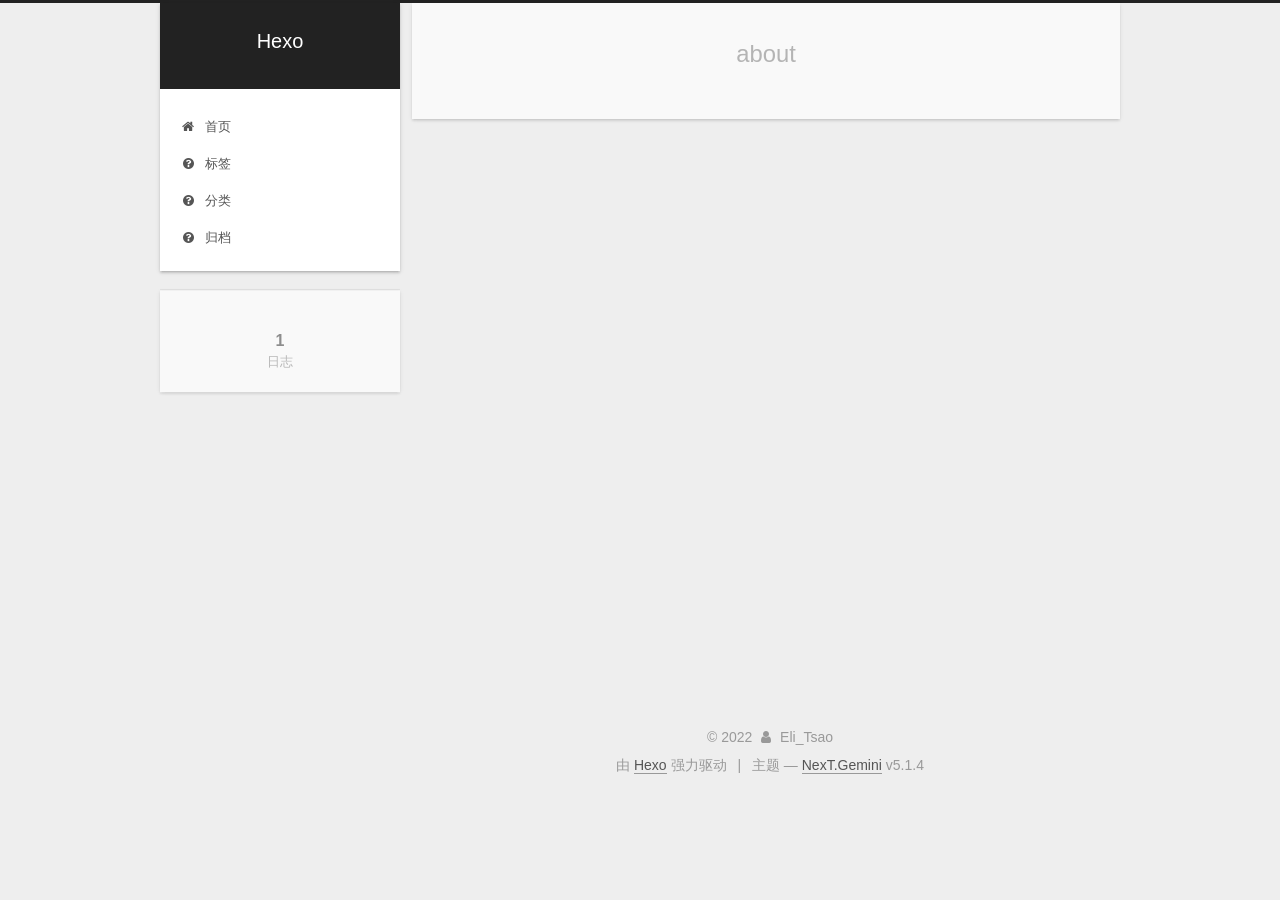
<file: about/index.html>
<!DOCTYPE html>



  


<html class="theme-next gemini use-motion" lang="zh-Hans">
<head>
  <meta charset="UTF-8"/>
<meta http-equiv="X-UA-Compatible" content="IE=edge" />
<meta name="viewport" content="width=device-width, initial-scale=1, maximum-scale=1"/>
<meta name="theme-color" content="#222">









<meta http-equiv="Cache-Control" content="no-transform" />
<meta http-equiv="Cache-Control" content="no-siteapp" />
















  
  
  <link href="/lib/fancybox/source/jquery.fancybox.css?v=2.1.5" rel="stylesheet" type="text/css" />







<link href="/lib/font-awesome/css/font-awesome.min.css?v=4.6.2" rel="stylesheet" type="text/css" />

<link href="/css/main.css?v=5.1.4" rel="stylesheet" type="text/css" />


  <link rel="apple-touch-icon" sizes="180x180" href="/images/apple-touch-icon-next.png?v=5.1.4">


  <link rel="icon" type="image/png" sizes="32x32" href="/images/favicon-32x32-next.png?v=5.1.4">


  <link rel="icon" type="image/png" sizes="16x16" href="/images/favicon-16x16-next.png?v=5.1.4">


  <link rel="mask-icon" href="/images/logo.svg?v=5.1.4" color="#222">





  <meta name="keywords" content="Hexo, NexT" />










<meta name="description" content="Eli的博客">
<meta property="og:type" content="website">
<meta property="og:title" content="about">
<meta property="og:url" content="http://example.com/about/index.html">
<meta property="og:site_name" content="Hexo">
<meta property="og:description" content="Eli的博客">
<meta property="og:locale">
<meta property="article:published_time" content="2022-04-26T13:49:20.000Z">
<meta property="article:modified_time" content="2022-04-26T13:50:15.772Z">
<meta property="article:author" content="Eli_Tsao">
<meta name="twitter:card" content="summary">



<script type="text/javascript" id="hexo.configurations">
  var NexT = window.NexT || {};
  var CONFIG = {
    root: '',
    scheme: 'Gemini',
    version: '5.1.4',
    sidebar: {"position":"left","display":"post","offset":12,"b2t":false,"scrollpercent":false,"onmobile":false},
    fancybox: true,
    tabs: true,
    motion: {"enable":true,"async":false,"transition":{"post_block":"fadeIn","post_header":"slideDownIn","post_body":"slideDownIn","coll_header":"slideLeftIn","sidebar":"slideUpIn"}},
    duoshuo: {
      userId: '0',
      author: '博主'
    },
    algolia: {
      applicationID: '',
      apiKey: '',
      indexName: '',
      hits: {"per_page":10},
      labels: {"input_placeholder":"Search for Posts","hits_empty":"We didn't find any results for the search: ${query}","hits_stats":"${hits} results found in ${time} ms"}
    }
  };
</script>



  <link rel="canonical" href="http://example.com/about/"/>





  <title>about | Hexo</title>
  








<meta name="generator" content="Hexo 6.1.0"></head>

<body itemscope itemtype="http://schema.org/WebPage" lang="zh-Hans">

  
  
    
  

  <div class="container sidebar-position-left page-post-detail">
    <div class="headband"></div>

    <header id="header" class="header" itemscope itemtype="http://schema.org/WPHeader">
      <div class="header-inner"><div class="site-brand-wrapper">
  <div class="site-meta ">
    

    <div class="custom-logo-site-title">
      <a href="/"  class="brand" rel="start">
        <span class="logo-line-before"><i></i></span>
        <span class="site-title">Hexo</span>
        <span class="logo-line-after"><i></i></span>
      </a>
    </div>
      
        <p class="site-subtitle"></p>
      
  </div>

  <div class="site-nav-toggle">
    <button>
      <span class="btn-bar"></span>
      <span class="btn-bar"></span>
      <span class="btn-bar"></span>
    </button>
  </div>
</div>

<nav class="site-nav">
  

  
    <ul id="menu" class="menu">
      
        
        <li class="menu-item menu-item-home">
          <a href="/%20" rel="section">
            
              <i class="menu-item-icon fa fa-fw fa-home"></i> <br />
            
            首页
          </a>
        </li>
      
        
        <li class="menu-item menu-item-tags">
          <a href="/tags" rel="section">
            
              <i class="menu-item-icon fa fa-fw fa-question-circle"></i> <br />
            
            标签
          </a>
        </li>
      
        
        <li class="menu-item menu-item-categories">
          <a href="/categories" rel="section">
            
              <i class="menu-item-icon fa fa-fw fa-question-circle"></i> <br />
            
            分类
          </a>
        </li>
      
        
        <li class="menu-item menu-item-archives">
          <a href="/archives" rel="section">
            
              <i class="menu-item-icon fa fa-fw fa-question-circle"></i> <br />
            
            归档
          </a>
        </li>
      

      
    </ul>
  

  
</nav>



 </div>
    </header>

    <main id="main" class="main">
      <div class="main-inner">
        <div class="content-wrap">
          <div id="content" class="content">
            

  <div id="posts" class="posts-expand">
    
    
    
    <div class="post-block page">
      <header class="post-header">

	<h1 class="post-title" itemprop="name headline">about</h1>



</header>

      
      
      
      <div class="post-body">
        
        
          
        
      </div>
      
      
      
    </div>
    
    
    
  </div>


          </div>
          


          

  



        </div>
        
          
  
  <div class="sidebar-toggle">
    <div class="sidebar-toggle-line-wrap">
      <span class="sidebar-toggle-line sidebar-toggle-line-first"></span>
      <span class="sidebar-toggle-line sidebar-toggle-line-middle"></span>
      <span class="sidebar-toggle-line sidebar-toggle-line-last"></span>
    </div>
  </div>

  <aside id="sidebar" class="sidebar">
    
    <div class="sidebar-inner">

      

      

      <section class="site-overview-wrap sidebar-panel sidebar-panel-active">
        <div class="site-overview">
          <div class="site-author motion-element" itemprop="author" itemscope itemtype="http://schema.org/Person">
            
              <p class="site-author-name" itemprop="name"></p>
              <p class="site-description motion-element" itemprop="description"></p>
          </div>

          <nav class="site-state motion-element">

            
              <div class="site-state-item site-state-posts">
              
                <a href="/archives">
              
                  <span class="site-state-item-count">1</span>
                  <span class="site-state-item-name">日志</span>
                </a>
              </div>
            

            

            

          </nav>

          

          

          
          

          
          

          

        </div>
      </section>

      

      

    </div>
  </aside>


        
      </div>
    </main>

    <footer id="footer" class="footer">
      <div class="footer-inner">
        <div class="copyright">&copy; <span itemprop="copyrightYear">2022</span>
  <span class="with-love">
    <i class="fa fa-user"></i>
  </span>
  <span class="author" itemprop="copyrightHolder">Eli_Tsao</span>

  
</div>


  <div class="powered-by">由 <a class="theme-link" target="_blank" href="https://hexo.io">Hexo</a> 强力驱动</div>



  <span class="post-meta-divider">|</span>



  <div class="theme-info">主题 &mdash; <a class="theme-link" target="_blank" href="https://github.com/iissnan/hexo-theme-next">NexT.Gemini</a> v5.1.4</div>




        







        
      </div>
    </footer>

    
      <div class="back-to-top">
        <i class="fa fa-arrow-up"></i>
        
      </div>
    

    

  </div>

  

<script type="text/javascript">
  if (Object.prototype.toString.call(window.Promise) !== '[object Function]') {
    window.Promise = null;
  }
</script>









  












  
  
    <script type="text/javascript" src="/lib/jquery/index.js?v=2.1.3"></script>
  

  
  
    <script type="text/javascript" src="/lib/fastclick/lib/fastclick.min.js?v=1.0.6"></script>
  

  
  
    <script type="text/javascript" src="/lib/jquery_lazyload/jquery.lazyload.js?v=1.9.7"></script>
  

  
  
    <script type="text/javascript" src="/lib/velocity/velocity.min.js?v=1.2.1"></script>
  

  
  
    <script type="text/javascript" src="/lib/velocity/velocity.ui.min.js?v=1.2.1"></script>
  

  
  
    <script type="text/javascript" src="/lib/fancybox/source/jquery.fancybox.pack.js?v=2.1.5"></script>
  


  


  <script type="text/javascript" src="/js/src/utils.js?v=5.1.4"></script>

  <script type="text/javascript" src="/js/src/motion.js?v=5.1.4"></script>



  
  


  <script type="text/javascript" src="/js/src/affix.js?v=5.1.4"></script>

  <script type="text/javascript" src="/js/src/schemes/pisces.js?v=5.1.4"></script>



  
  <script type="text/javascript" src="/js/src/scrollspy.js?v=5.1.4"></script>
<script type="text/javascript" src="/js/src/post-details.js?v=5.1.4"></script>



  


  <script type="text/javascript" src="/js/src/bootstrap.js?v=5.1.4"></script>



  


  




	





  





  












  





  

  

  

  
  

  

  

  

</body>
</html>
</file>
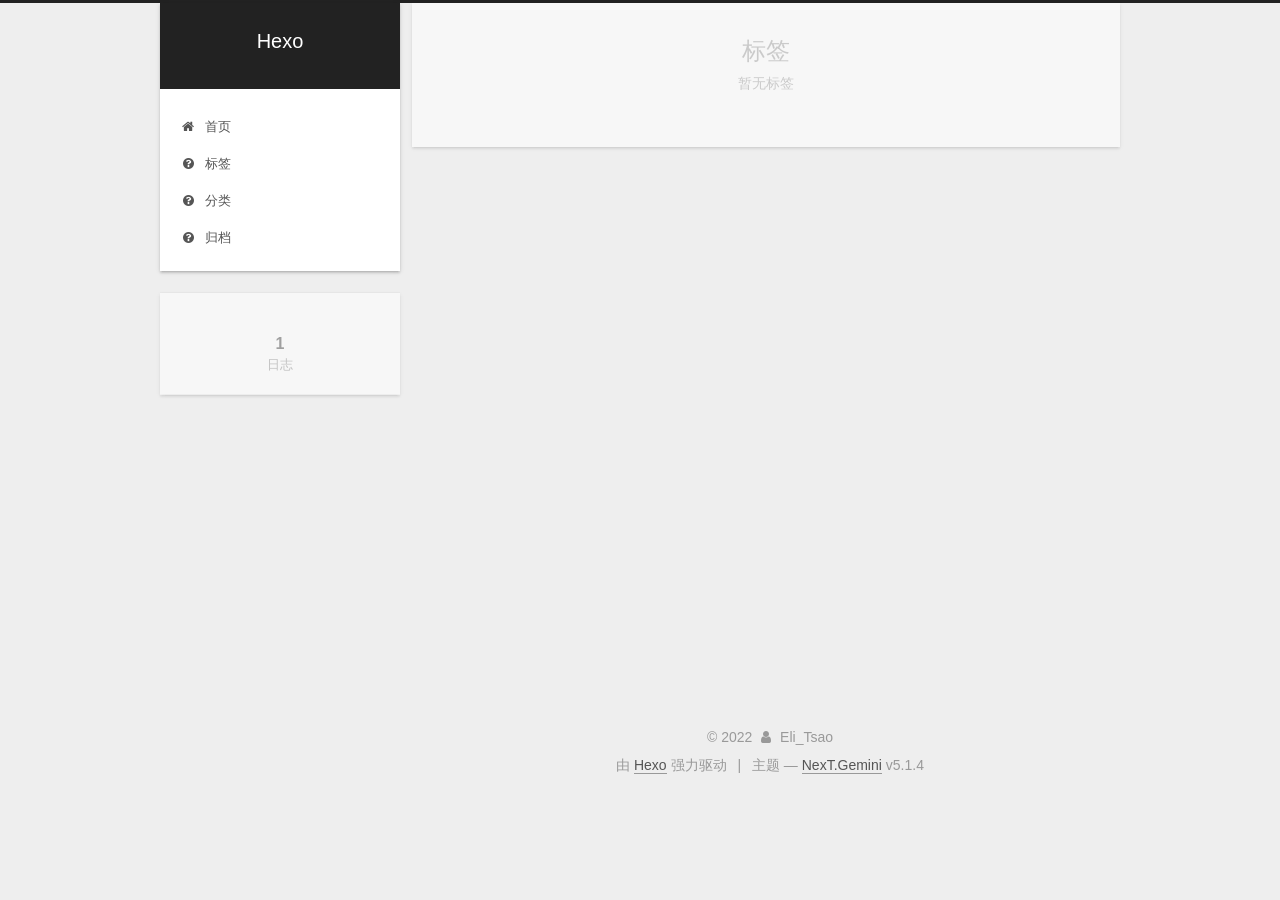
<file: tags/index.html>
<!DOCTYPE html>



  


<html class="theme-next gemini use-motion" lang="zh-Hans">
<head>
  <meta charset="UTF-8"/>
<meta http-equiv="X-UA-Compatible" content="IE=edge" />
<meta name="viewport" content="width=device-width, initial-scale=1, maximum-scale=1"/>
<meta name="theme-color" content="#222">









<meta http-equiv="Cache-Control" content="no-transform" />
<meta http-equiv="Cache-Control" content="no-siteapp" />
















  
  
  <link href="/lib/fancybox/source/jquery.fancybox.css?v=2.1.5" rel="stylesheet" type="text/css" />







<link href="/lib/font-awesome/css/font-awesome.min.css?v=4.6.2" rel="stylesheet" type="text/css" />

<link href="/css/main.css?v=5.1.4" rel="stylesheet" type="text/css" />


  <link rel="apple-touch-icon" sizes="180x180" href="/images/apple-touch-icon-next.png?v=5.1.4">


  <link rel="icon" type="image/png" sizes="32x32" href="/images/favicon-32x32-next.png?v=5.1.4">


  <link rel="icon" type="image/png" sizes="16x16" href="/images/favicon-16x16-next.png?v=5.1.4">


  <link rel="mask-icon" href="/images/logo.svg?v=5.1.4" color="#222">





  <meta name="keywords" content="Hexo, NexT" />










<meta name="description" content="Eli的博客">
<meta property="og:type" content="website">
<meta property="og:title" content="标签">
<meta property="og:url" content="http://example.com/tags/index.html">
<meta property="og:site_name" content="Hexo">
<meta property="og:description" content="Eli的博客">
<meta property="og:locale">
<meta property="article:published_time" content="2022-04-27T11:27:15.000Z">
<meta property="article:modified_time" content="2022-04-27T11:58:23.410Z">
<meta property="article:author" content="Eli_Tsao">
<meta name="twitter:card" content="summary">



<script type="text/javascript" id="hexo.configurations">
  var NexT = window.NexT || {};
  var CONFIG = {
    root: '',
    scheme: 'Gemini',
    version: '5.1.4',
    sidebar: {"position":"left","display":"post","offset":12,"b2t":false,"scrollpercent":false,"onmobile":false},
    fancybox: true,
    tabs: true,
    motion: {"enable":true,"async":false,"transition":{"post_block":"fadeIn","post_header":"slideDownIn","post_body":"slideDownIn","coll_header":"slideLeftIn","sidebar":"slideUpIn"}},
    duoshuo: {
      userId: '0',
      author: '博主'
    },
    algolia: {
      applicationID: '',
      apiKey: '',
      indexName: '',
      hits: {"per_page":10},
      labels: {"input_placeholder":"Search for Posts","hits_empty":"We didn't find any results for the search: ${query}","hits_stats":"${hits} results found in ${time} ms"}
    }
  };
</script>



  <link rel="canonical" href="http://example.com/tags/"/>





  <title>标签 | Hexo</title>
  








<meta name="generator" content="Hexo 6.1.0"></head>

<body itemscope itemtype="http://schema.org/WebPage" lang="zh-Hans">

  
  
    
  

  <div class="container sidebar-position-left page-post-detail">
    <div class="headband"></div>

    <header id="header" class="header" itemscope itemtype="http://schema.org/WPHeader">
      <div class="header-inner"><div class="site-brand-wrapper">
  <div class="site-meta ">
    

    <div class="custom-logo-site-title">
      <a href="/"  class="brand" rel="start">
        <span class="logo-line-before"><i></i></span>
        <span class="site-title">Hexo</span>
        <span class="logo-line-after"><i></i></span>
      </a>
    </div>
      
        <p class="site-subtitle"></p>
      
  </div>

  <div class="site-nav-toggle">
    <button>
      <span class="btn-bar"></span>
      <span class="btn-bar"></span>
      <span class="btn-bar"></span>
    </button>
  </div>
</div>

<nav class="site-nav">
  

  
    <ul id="menu" class="menu">
      
        
        <li class="menu-item menu-item-home">
          <a href="/%20" rel="section">
            
              <i class="menu-item-icon fa fa-fw fa-home"></i> <br />
            
            首页
          </a>
        </li>
      
        
        <li class="menu-item menu-item-tags">
          <a href="/tags" rel="section">
            
              <i class="menu-item-icon fa fa-fw fa-question-circle"></i> <br />
            
            标签
          </a>
        </li>
      
        
        <li class="menu-item menu-item-categories">
          <a href="/categories" rel="section">
            
              <i class="menu-item-icon fa fa-fw fa-question-circle"></i> <br />
            
            分类
          </a>
        </li>
      
        
        <li class="menu-item menu-item-archives">
          <a href="/archives" rel="section">
            
              <i class="menu-item-icon fa fa-fw fa-question-circle"></i> <br />
            
            归档
          </a>
        </li>
      

      
    </ul>
  

  
</nav>



 </div>
    </header>

    <main id="main" class="main">
      <div class="main-inner">
        <div class="content-wrap">
          <div id="content" class="content">
            

  <div id="posts" class="posts-expand">
    
    
    
    <div class="post-block page">
      <header class="post-header">

	<h1 class="post-title" itemprop="name headline">标签</h1>



</header>

      
      
      
      <div class="post-body">
        
        
          <div class="tag-cloud">
            <div class="tag-cloud-title">
                暂无标签
            </div>
            <div class="tag-cloud-tags">
              
            </div>
          </div>
        
      </div>
      
      
      
    </div>
    
    
    
  </div>


          </div>
          


          

  



        </div>
        
          
  
  <div class="sidebar-toggle">
    <div class="sidebar-toggle-line-wrap">
      <span class="sidebar-toggle-line sidebar-toggle-line-first"></span>
      <span class="sidebar-toggle-line sidebar-toggle-line-middle"></span>
      <span class="sidebar-toggle-line sidebar-toggle-line-last"></span>
    </div>
  </div>

  <aside id="sidebar" class="sidebar">
    
    <div class="sidebar-inner">

      

      

      <section class="site-overview-wrap sidebar-panel sidebar-panel-active">
        <div class="site-overview">
          <div class="site-author motion-element" itemprop="author" itemscope itemtype="http://schema.org/Person">
            
              <p class="site-author-name" itemprop="name"></p>
              <p class="site-description motion-element" itemprop="description"></p>
          </div>

          <nav class="site-state motion-element">

            
              <div class="site-state-item site-state-posts">
              
                <a href="/archives">
              
                  <span class="site-state-item-count">1</span>
                  <span class="site-state-item-name">日志</span>
                </a>
              </div>
            

            

            

          </nav>

          

          

          
          

          
          

          

        </div>
      </section>

      

      

    </div>
  </aside>


        
      </div>
    </main>

    <footer id="footer" class="footer">
      <div class="footer-inner">
        <div class="copyright">&copy; <span itemprop="copyrightYear">2022</span>
  <span class="with-love">
    <i class="fa fa-user"></i>
  </span>
  <span class="author" itemprop="copyrightHolder">Eli_Tsao</span>

  
</div>


  <div class="powered-by">由 <a class="theme-link" target="_blank" href="https://hexo.io">Hexo</a> 强力驱动</div>



  <span class="post-meta-divider">|</span>



  <div class="theme-info">主题 &mdash; <a class="theme-link" target="_blank" href="https://github.com/iissnan/hexo-theme-next">NexT.Gemini</a> v5.1.4</div>




        







        
      </div>
    </footer>

    
      <div class="back-to-top">
        <i class="fa fa-arrow-up"></i>
        
      </div>
    

    

  </div>

  

<script type="text/javascript">
  if (Object.prototype.toString.call(window.Promise) !== '[object Function]') {
    window.Promise = null;
  }
</script>









  












  
  
    <script type="text/javascript" src="/lib/jquery/index.js?v=2.1.3"></script>
  

  
  
    <script type="text/javascript" src="/lib/fastclick/lib/fastclick.min.js?v=1.0.6"></script>
  

  
  
    <script type="text/javascript" src="/lib/jquery_lazyload/jquery.lazyload.js?v=1.9.7"></script>
  

  
  
    <script type="text/javascript" src="/lib/velocity/velocity.min.js?v=1.2.1"></script>
  

  
  
    <script type="text/javascript" src="/lib/velocity/velocity.ui.min.js?v=1.2.1"></script>
  

  
  
    <script type="text/javascript" src="/lib/fancybox/source/jquery.fancybox.pack.js?v=2.1.5"></script>
  


  


  <script type="text/javascript" src="/js/src/utils.js?v=5.1.4"></script>

  <script type="text/javascript" src="/js/src/motion.js?v=5.1.4"></script>



  
  


  <script type="text/javascript" src="/js/src/affix.js?v=5.1.4"></script>

  <script type="text/javascript" src="/js/src/schemes/pisces.js?v=5.1.4"></script>



  
  <script type="text/javascript" src="/js/src/scrollspy.js?v=5.1.4"></script>
<script type="text/javascript" src="/js/src/post-details.js?v=5.1.4"></script>



  


  <script type="text/javascript" src="/js/src/bootstrap.js?v=5.1.4"></script>



  


  




	





  





  












  





  

  

  

  
  

  

  

  

</body>
</html>
</file>
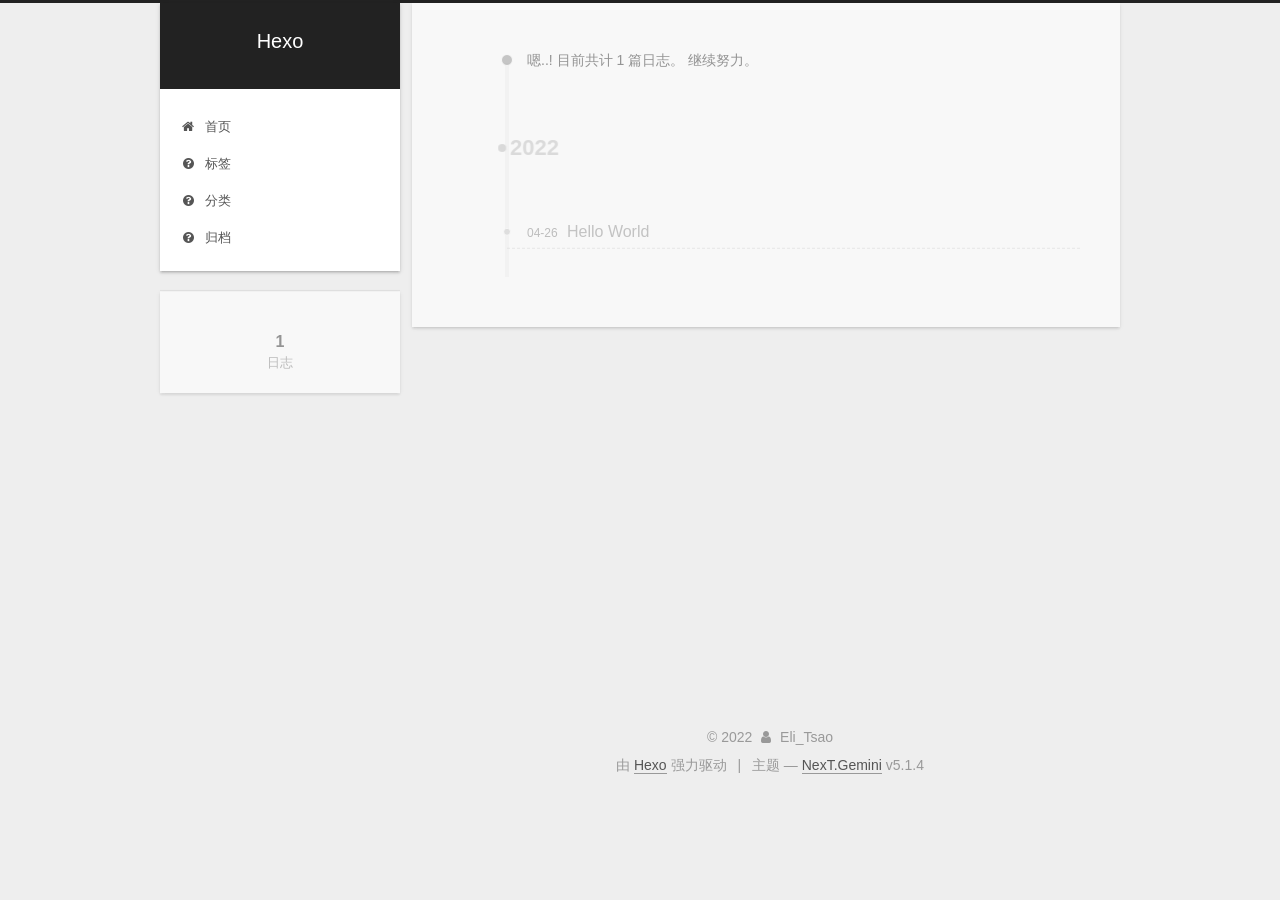
<file: archives/2022/index.html>
<!DOCTYPE html>



  


<html class="theme-next gemini use-motion" lang="zh-Hans">
<head>
  <meta charset="UTF-8"/>
<meta http-equiv="X-UA-Compatible" content="IE=edge" />
<meta name="viewport" content="width=device-width, initial-scale=1, maximum-scale=1"/>
<meta name="theme-color" content="#222">









<meta http-equiv="Cache-Control" content="no-transform" />
<meta http-equiv="Cache-Control" content="no-siteapp" />
















  
  
  <link href="/lib/fancybox/source/jquery.fancybox.css?v=2.1.5" rel="stylesheet" type="text/css" />







<link href="/lib/font-awesome/css/font-awesome.min.css?v=4.6.2" rel="stylesheet" type="text/css" />

<link href="/css/main.css?v=5.1.4" rel="stylesheet" type="text/css" />


  <link rel="apple-touch-icon" sizes="180x180" href="/images/apple-touch-icon-next.png?v=5.1.4">


  <link rel="icon" type="image/png" sizes="32x32" href="/images/favicon-32x32-next.png?v=5.1.4">


  <link rel="icon" type="image/png" sizes="16x16" href="/images/favicon-16x16-next.png?v=5.1.4">


  <link rel="mask-icon" href="/images/logo.svg?v=5.1.4" color="#222">





  <meta name="keywords" content="Hexo, NexT" />










<meta name="description" content="Eli的博客">
<meta property="og:type" content="website">
<meta property="og:title" content="Hexo">
<meta property="og:url" content="http://example.com/archives/2022/index.html">
<meta property="og:site_name" content="Hexo">
<meta property="og:description" content="Eli的博客">
<meta property="og:locale">
<meta property="article:author" content="Eli_Tsao">
<meta name="twitter:card" content="summary">



<script type="text/javascript" id="hexo.configurations">
  var NexT = window.NexT || {};
  var CONFIG = {
    root: '',
    scheme: 'Gemini',
    version: '5.1.4',
    sidebar: {"position":"left","display":"post","offset":12,"b2t":false,"scrollpercent":false,"onmobile":false},
    fancybox: true,
    tabs: true,
    motion: {"enable":true,"async":false,"transition":{"post_block":"fadeIn","post_header":"slideDownIn","post_body":"slideDownIn","coll_header":"slideLeftIn","sidebar":"slideUpIn"}},
    duoshuo: {
      userId: '0',
      author: '博主'
    },
    algolia: {
      applicationID: '',
      apiKey: '',
      indexName: '',
      hits: {"per_page":10},
      labels: {"input_placeholder":"Search for Posts","hits_empty":"We didn't find any results for the search: ${query}","hits_stats":"${hits} results found in ${time} ms"}
    }
  };
</script>



  <link rel="canonical" href="http://example.com/archives/2022/"/>





  <title>归档 | Hexo</title>
  








<meta name="generator" content="Hexo 6.1.0"></head>

<body itemscope itemtype="http://schema.org/WebPage" lang="zh-Hans">

  
  
    
  

  <div class="container sidebar-position-left page-archive">
    <div class="headband"></div>

    <header id="header" class="header" itemscope itemtype="http://schema.org/WPHeader">
      <div class="header-inner"><div class="site-brand-wrapper">
  <div class="site-meta ">
    

    <div class="custom-logo-site-title">
      <a href="/"  class="brand" rel="start">
        <span class="logo-line-before"><i></i></span>
        <span class="site-title">Hexo</span>
        <span class="logo-line-after"><i></i></span>
      </a>
    </div>
      
        <p class="site-subtitle"></p>
      
  </div>

  <div class="site-nav-toggle">
    <button>
      <span class="btn-bar"></span>
      <span class="btn-bar"></span>
      <span class="btn-bar"></span>
    </button>
  </div>
</div>

<nav class="site-nav">
  

  
    <ul id="menu" class="menu">
      
        
        <li class="menu-item menu-item-home">
          <a href="/%20" rel="section">
            
              <i class="menu-item-icon fa fa-fw fa-home"></i> <br />
            
            首页
          </a>
        </li>
      
        
        <li class="menu-item menu-item-tags">
          <a href="/tags" rel="section">
            
              <i class="menu-item-icon fa fa-fw fa-question-circle"></i> <br />
            
            标签
          </a>
        </li>
      
        
        <li class="menu-item menu-item-categories">
          <a href="/categories" rel="section">
            
              <i class="menu-item-icon fa fa-fw fa-question-circle"></i> <br />
            
            分类
          </a>
        </li>
      
        
        <li class="menu-item menu-item-archives">
          <a href="/archives" rel="section">
            
              <i class="menu-item-icon fa fa-fw fa-question-circle"></i> <br />
            
            归档
          </a>
        </li>
      

      
    </ul>
  

  
</nav>



 </div>
    </header>

    <main id="main" class="main">
      <div class="main-inner">
        <div class="content-wrap">
          <div id="content" class="content">
            

  
  
  
  <div class="post-block archive">
    <div id="posts" class="posts-collapse">
      <span class="archive-move-on"></span>

      <span class="archive-page-counter">
        
        
        
          
        
        嗯..! 目前共计 1 篇日志。 继续努力。
      </span>

      

        
        
        

        
          
          <div class="collection-title">
            <h1 class="archive-year" id="archive-year-2022">2022</h1>
          </div>
        
        

        

  <article class="post post-type-normal" itemscope itemtype="http://schema.org/Article">
    <header class="post-header">

      <h2 class="post-title">
        
            <a class="post-title-link" href="/2022/04/26/hello-world/" itemprop="url">
              
                <span itemprop="name">Hello World</span>
              
            </a>
        
      </h2>

      <div class="post-meta">
        <time class="post-time" itemprop="dateCreated"
              datetime="2022-04-26T21:24:01+08:00"
              content="2022-04-26" >
          04-26
        </time>
      </div>

    </header>
  </article>



      

    </div>
  </div>
  
  
  

  



          </div>
          


          

        </div>
        
          
  
  <div class="sidebar-toggle">
    <div class="sidebar-toggle-line-wrap">
      <span class="sidebar-toggle-line sidebar-toggle-line-first"></span>
      <span class="sidebar-toggle-line sidebar-toggle-line-middle"></span>
      <span class="sidebar-toggle-line sidebar-toggle-line-last"></span>
    </div>
  </div>

  <aside id="sidebar" class="sidebar">
    
    <div class="sidebar-inner">

      

      

      <section class="site-overview-wrap sidebar-panel sidebar-panel-active">
        <div class="site-overview">
          <div class="site-author motion-element" itemprop="author" itemscope itemtype="http://schema.org/Person">
            
              <p class="site-author-name" itemprop="name"></p>
              <p class="site-description motion-element" itemprop="description"></p>
          </div>

          <nav class="site-state motion-element">

            
              <div class="site-state-item site-state-posts">
              
                <a href="/archives">
              
                  <span class="site-state-item-count">1</span>
                  <span class="site-state-item-name">日志</span>
                </a>
              </div>
            

            

            

          </nav>

          

          

          
          

          
          

          

        </div>
      </section>

      

      

    </div>
  </aside>


        
      </div>
    </main>

    <footer id="footer" class="footer">
      <div class="footer-inner">
        <div class="copyright">&copy; <span itemprop="copyrightYear">2022</span>
  <span class="with-love">
    <i class="fa fa-user"></i>
  </span>
  <span class="author" itemprop="copyrightHolder">Eli_Tsao</span>

  
</div>


  <div class="powered-by">由 <a class="theme-link" target="_blank" href="https://hexo.io">Hexo</a> 强力驱动</div>



  <span class="post-meta-divider">|</span>



  <div class="theme-info">主题 &mdash; <a class="theme-link" target="_blank" href="https://github.com/iissnan/hexo-theme-next">NexT.Gemini</a> v5.1.4</div>




        







        
      </div>
    </footer>

    
      <div class="back-to-top">
        <i class="fa fa-arrow-up"></i>
        
      </div>
    

    

  </div>

  

<script type="text/javascript">
  if (Object.prototype.toString.call(window.Promise) !== '[object Function]') {
    window.Promise = null;
  }
</script>









  












  
  
    <script type="text/javascript" src="/lib/jquery/index.js?v=2.1.3"></script>
  

  
  
    <script type="text/javascript" src="/lib/fastclick/lib/fastclick.min.js?v=1.0.6"></script>
  

  
  
    <script type="text/javascript" src="/lib/jquery_lazyload/jquery.lazyload.js?v=1.9.7"></script>
  

  
  
    <script type="text/javascript" src="/lib/velocity/velocity.min.js?v=1.2.1"></script>
  

  
  
    <script type="text/javascript" src="/lib/velocity/velocity.ui.min.js?v=1.2.1"></script>
  

  
  
    <script type="text/javascript" src="/lib/fancybox/source/jquery.fancybox.pack.js?v=2.1.5"></script>
  


  


  <script type="text/javascript" src="/js/src/utils.js?v=5.1.4"></script>

  <script type="text/javascript" src="/js/src/motion.js?v=5.1.4"></script>



  
  


  <script type="text/javascript" src="/js/src/affix.js?v=5.1.4"></script>

  <script type="text/javascript" src="/js/src/schemes/pisces.js?v=5.1.4"></script>



  

  


  <script type="text/javascript" src="/js/src/bootstrap.js?v=5.1.4"></script>



  


  




	





  





  












  





  

  

  

  
  

  

  

  

</body>
</html>
</file>
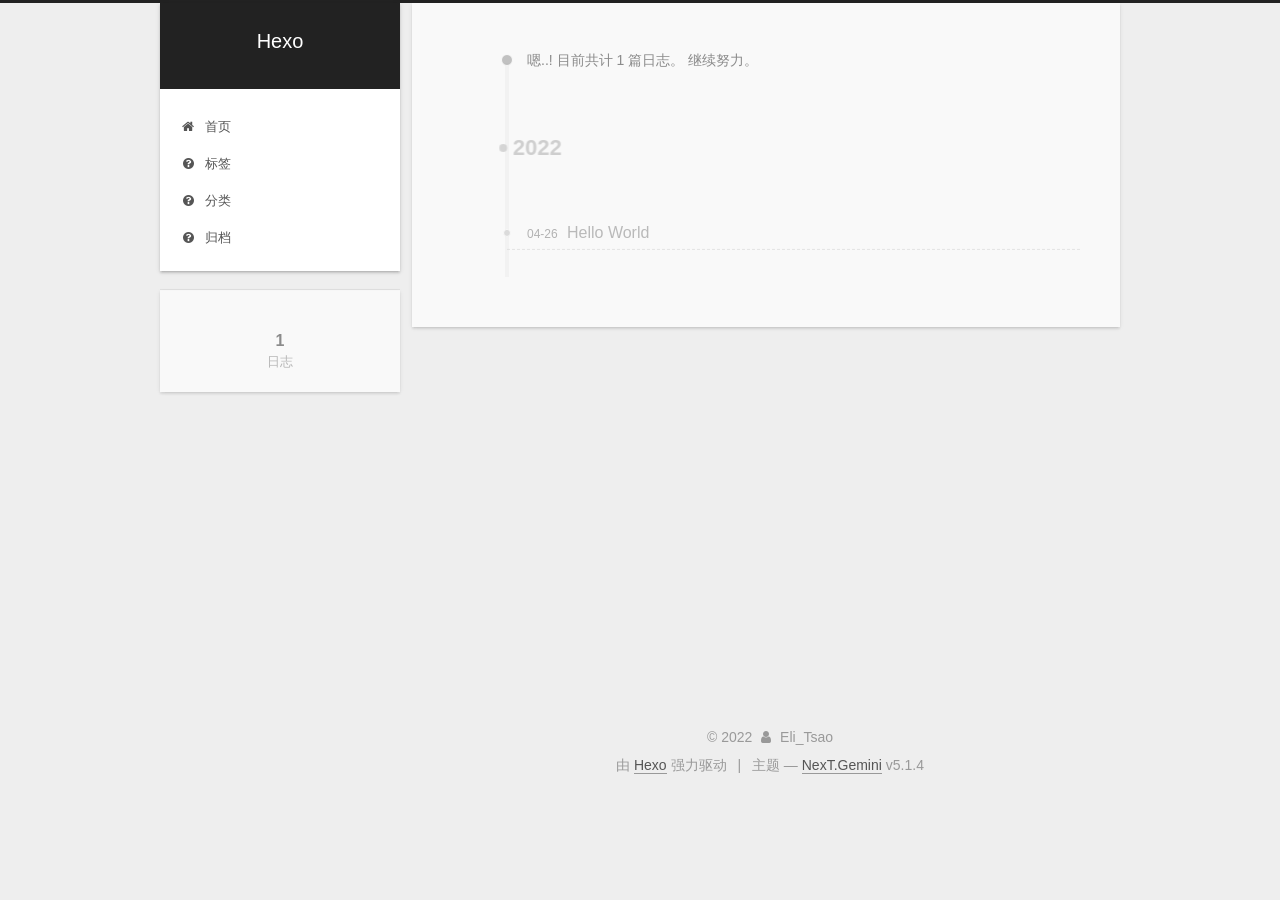
<file: archives/2022/04/index.html>
<!DOCTYPE html>



  


<html class="theme-next gemini use-motion" lang="zh-Hans">
<head>
  <meta charset="UTF-8"/>
<meta http-equiv="X-UA-Compatible" content="IE=edge" />
<meta name="viewport" content="width=device-width, initial-scale=1, maximum-scale=1"/>
<meta name="theme-color" content="#222">









<meta http-equiv="Cache-Control" content="no-transform" />
<meta http-equiv="Cache-Control" content="no-siteapp" />
















  
  
  <link href="/lib/fancybox/source/jquery.fancybox.css?v=2.1.5" rel="stylesheet" type="text/css" />







<link href="/lib/font-awesome/css/font-awesome.min.css?v=4.6.2" rel="stylesheet" type="text/css" />

<link href="/css/main.css?v=5.1.4" rel="stylesheet" type="text/css" />


  <link rel="apple-touch-icon" sizes="180x180" href="/images/apple-touch-icon-next.png?v=5.1.4">


  <link rel="icon" type="image/png" sizes="32x32" href="/images/favicon-32x32-next.png?v=5.1.4">


  <link rel="icon" type="image/png" sizes="16x16" href="/images/favicon-16x16-next.png?v=5.1.4">


  <link rel="mask-icon" href="/images/logo.svg?v=5.1.4" color="#222">





  <meta name="keywords" content="Hexo, NexT" />










<meta name="description" content="Eli的博客">
<meta property="og:type" content="website">
<meta property="og:title" content="Hexo">
<meta property="og:url" content="http://example.com/archives/2022/04/index.html">
<meta property="og:site_name" content="Hexo">
<meta property="og:description" content="Eli的博客">
<meta property="og:locale">
<meta property="article:author" content="Eli_Tsao">
<meta name="twitter:card" content="summary">



<script type="text/javascript" id="hexo.configurations">
  var NexT = window.NexT || {};
  var CONFIG = {
    root: '',
    scheme: 'Gemini',
    version: '5.1.4',
    sidebar: {"position":"left","display":"post","offset":12,"b2t":false,"scrollpercent":false,"onmobile":false},
    fancybox: true,
    tabs: true,
    motion: {"enable":true,"async":false,"transition":{"post_block":"fadeIn","post_header":"slideDownIn","post_body":"slideDownIn","coll_header":"slideLeftIn","sidebar":"slideUpIn"}},
    duoshuo: {
      userId: '0',
      author: '博主'
    },
    algolia: {
      applicationID: '',
      apiKey: '',
      indexName: '',
      hits: {"per_page":10},
      labels: {"input_placeholder":"Search for Posts","hits_empty":"We didn't find any results for the search: ${query}","hits_stats":"${hits} results found in ${time} ms"}
    }
  };
</script>



  <link rel="canonical" href="http://example.com/archives/2022/04/"/>





  <title>归档 | Hexo</title>
  








<meta name="generator" content="Hexo 6.1.0"></head>

<body itemscope itemtype="http://schema.org/WebPage" lang="zh-Hans">

  
  
    
  

  <div class="container sidebar-position-left page-archive">
    <div class="headband"></div>

    <header id="header" class="header" itemscope itemtype="http://schema.org/WPHeader">
      <div class="header-inner"><div class="site-brand-wrapper">
  <div class="site-meta ">
    

    <div class="custom-logo-site-title">
      <a href="/"  class="brand" rel="start">
        <span class="logo-line-before"><i></i></span>
        <span class="site-title">Hexo</span>
        <span class="logo-line-after"><i></i></span>
      </a>
    </div>
      
        <p class="site-subtitle"></p>
      
  </div>

  <div class="site-nav-toggle">
    <button>
      <span class="btn-bar"></span>
      <span class="btn-bar"></span>
      <span class="btn-bar"></span>
    </button>
  </div>
</div>

<nav class="site-nav">
  

  
    <ul id="menu" class="menu">
      
        
        <li class="menu-item menu-item-home">
          <a href="/%20" rel="section">
            
              <i class="menu-item-icon fa fa-fw fa-home"></i> <br />
            
            首页
          </a>
        </li>
      
        
        <li class="menu-item menu-item-tags">
          <a href="/tags" rel="section">
            
              <i class="menu-item-icon fa fa-fw fa-question-circle"></i> <br />
            
            标签
          </a>
        </li>
      
        
        <li class="menu-item menu-item-categories">
          <a href="/categories" rel="section">
            
              <i class="menu-item-icon fa fa-fw fa-question-circle"></i> <br />
            
            分类
          </a>
        </li>
      
        
        <li class="menu-item menu-item-archives">
          <a href="/archives" rel="section">
            
              <i class="menu-item-icon fa fa-fw fa-question-circle"></i> <br />
            
            归档
          </a>
        </li>
      

      
    </ul>
  

  
</nav>



 </div>
    </header>

    <main id="main" class="main">
      <div class="main-inner">
        <div class="content-wrap">
          <div id="content" class="content">
            

  
  
  
  <div class="post-block archive">
    <div id="posts" class="posts-collapse">
      <span class="archive-move-on"></span>

      <span class="archive-page-counter">
        
        
        
          
        
        嗯..! 目前共计 1 篇日志。 继续努力。
      </span>

      

        
        
        

        
          
          <div class="collection-title">
            <h1 class="archive-year" id="archive-year-2022">2022</h1>
          </div>
        
        

        

  <article class="post post-type-normal" itemscope itemtype="http://schema.org/Article">
    <header class="post-header">

      <h2 class="post-title">
        
            <a class="post-title-link" href="/2022/04/26/hello-world/" itemprop="url">
              
                <span itemprop="name">Hello World</span>
              
            </a>
        
      </h2>

      <div class="post-meta">
        <time class="post-time" itemprop="dateCreated"
              datetime="2022-04-26T21:24:01+08:00"
              content="2022-04-26" >
          04-26
        </time>
      </div>

    </header>
  </article>



      

    </div>
  </div>
  
  
  

  



          </div>
          


          

        </div>
        
          
  
  <div class="sidebar-toggle">
    <div class="sidebar-toggle-line-wrap">
      <span class="sidebar-toggle-line sidebar-toggle-line-first"></span>
      <span class="sidebar-toggle-line sidebar-toggle-line-middle"></span>
      <span class="sidebar-toggle-line sidebar-toggle-line-last"></span>
    </div>
  </div>

  <aside id="sidebar" class="sidebar">
    
    <div class="sidebar-inner">

      

      

      <section class="site-overview-wrap sidebar-panel sidebar-panel-active">
        <div class="site-overview">
          <div class="site-author motion-element" itemprop="author" itemscope itemtype="http://schema.org/Person">
            
              <p class="site-author-name" itemprop="name"></p>
              <p class="site-description motion-element" itemprop="description"></p>
          </div>

          <nav class="site-state motion-element">

            
              <div class="site-state-item site-state-posts">
              
                <a href="/archives">
              
                  <span class="site-state-item-count">1</span>
                  <span class="site-state-item-name">日志</span>
                </a>
              </div>
            

            

            

          </nav>

          

          

          
          

          
          

          

        </div>
      </section>

      

      

    </div>
  </aside>


        
      </div>
    </main>

    <footer id="footer" class="footer">
      <div class="footer-inner">
        <div class="copyright">&copy; <span itemprop="copyrightYear">2022</span>
  <span class="with-love">
    <i class="fa fa-user"></i>
  </span>
  <span class="author" itemprop="copyrightHolder">Eli_Tsao</span>

  
</div>


  <div class="powered-by">由 <a class="theme-link" target="_blank" href="https://hexo.io">Hexo</a> 强力驱动</div>



  <span class="post-meta-divider">|</span>



  <div class="theme-info">主题 &mdash; <a class="theme-link" target="_blank" href="https://github.com/iissnan/hexo-theme-next">NexT.Gemini</a> v5.1.4</div>




        







        
      </div>
    </footer>

    
      <div class="back-to-top">
        <i class="fa fa-arrow-up"></i>
        
      </div>
    

    

  </div>

  

<script type="text/javascript">
  if (Object.prototype.toString.call(window.Promise) !== '[object Function]') {
    window.Promise = null;
  }
</script>









  












  
  
    <script type="text/javascript" src="/lib/jquery/index.js?v=2.1.3"></script>
  

  
  
    <script type="text/javascript" src="/lib/fastclick/lib/fastclick.min.js?v=1.0.6"></script>
  

  
  
    <script type="text/javascript" src="/lib/jquery_lazyload/jquery.lazyload.js?v=1.9.7"></script>
  

  
  
    <script type="text/javascript" src="/lib/velocity/velocity.min.js?v=1.2.1"></script>
  

  
  
    <script type="text/javascript" src="/lib/velocity/velocity.ui.min.js?v=1.2.1"></script>
  

  
  
    <script type="text/javascript" src="/lib/fancybox/source/jquery.fancybox.pack.js?v=2.1.5"></script>
  


  


  <script type="text/javascript" src="/js/src/utils.js?v=5.1.4"></script>

  <script type="text/javascript" src="/js/src/motion.js?v=5.1.4"></script>



  
  


  <script type="text/javascript" src="/js/src/affix.js?v=5.1.4"></script>

  <script type="text/javascript" src="/js/src/schemes/pisces.js?v=5.1.4"></script>



  

  


  <script type="text/javascript" src="/js/src/bootstrap.js?v=5.1.4"></script>



  


  




	





  





  












  





  

  

  

  
  

  

  

  

</body>
</html>
</file>
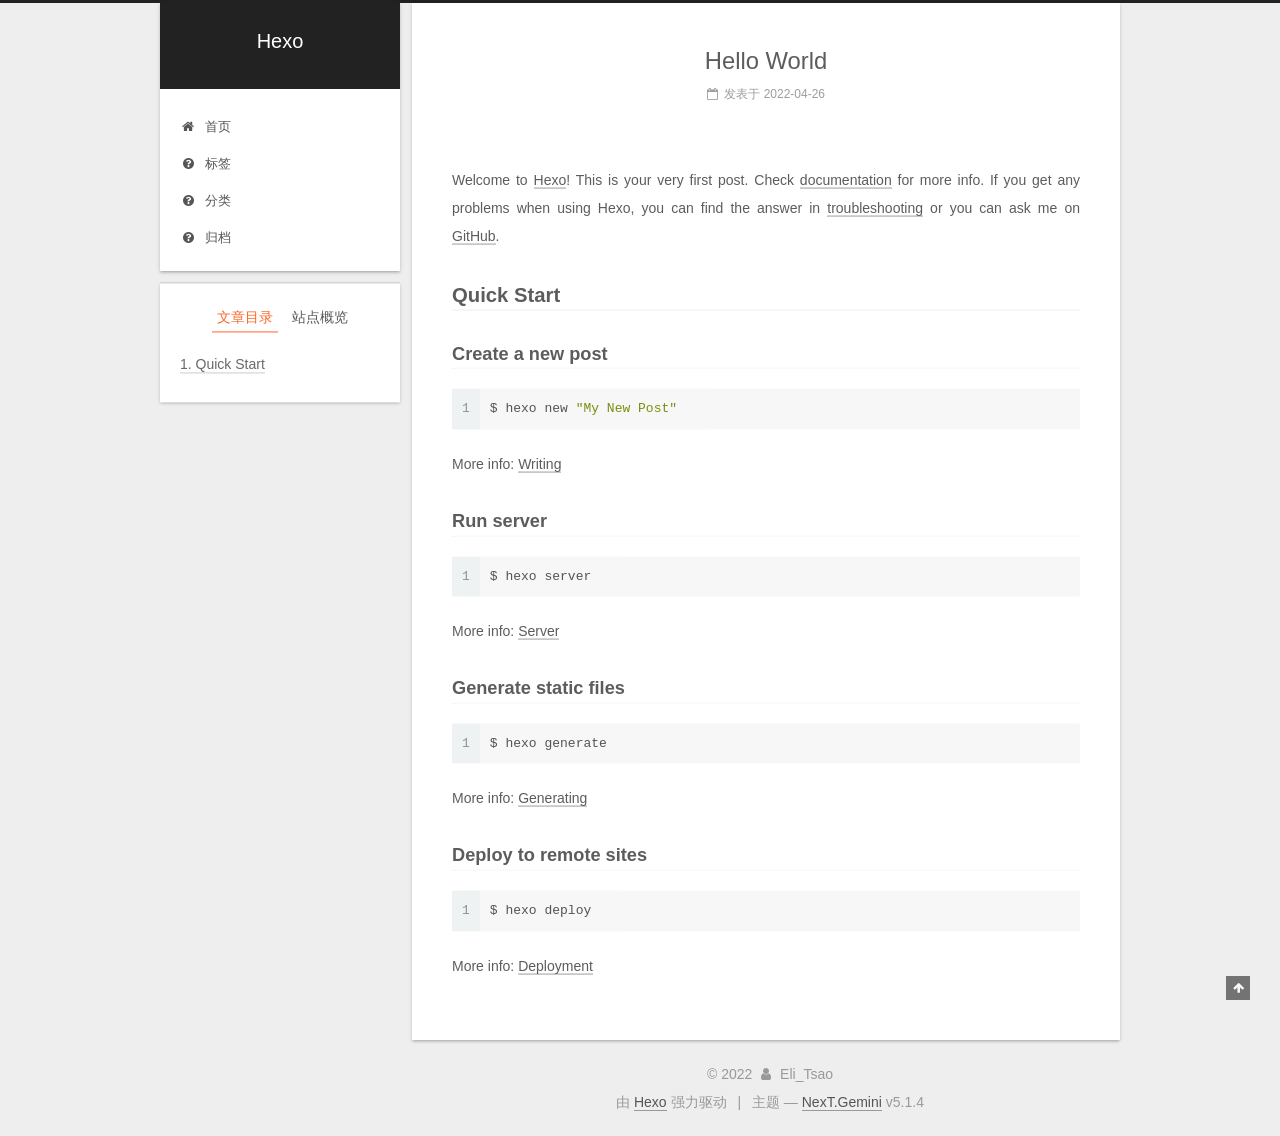
<file: 2022/04/26/hello-world/index.html>
<!DOCTYPE html>



  


<html class="theme-next gemini use-motion" lang="zh-Hans">
<head>
  <meta charset="UTF-8"/>
<meta http-equiv="X-UA-Compatible" content="IE=edge" />
<meta name="viewport" content="width=device-width, initial-scale=1, maximum-scale=1"/>
<meta name="theme-color" content="#222">









<meta http-equiv="Cache-Control" content="no-transform" />
<meta http-equiv="Cache-Control" content="no-siteapp" />
















  
  
  <link href="/lib/fancybox/source/jquery.fancybox.css?v=2.1.5" rel="stylesheet" type="text/css" />







<link href="/lib/font-awesome/css/font-awesome.min.css?v=4.6.2" rel="stylesheet" type="text/css" />

<link href="/css/main.css?v=5.1.4" rel="stylesheet" type="text/css" />


  <link rel="apple-touch-icon" sizes="180x180" href="/images/apple-touch-icon-next.png?v=5.1.4">


  <link rel="icon" type="image/png" sizes="32x32" href="/images/favicon-32x32-next.png?v=5.1.4">


  <link rel="icon" type="image/png" sizes="16x16" href="/images/favicon-16x16-next.png?v=5.1.4">


  <link rel="mask-icon" href="/images/logo.svg?v=5.1.4" color="#222">





  <meta name="keywords" content="Hexo, NexT" />










<meta name="description" content="Welcome to Hexo! This is your very first post. Check documentation for more info. If you get any problems when using Hexo, you can find the answer in troubleshooting or you can ask me on GitHub. Quick">
<meta property="og:type" content="article">
<meta property="og:title" content="Hello World">
<meta property="og:url" content="http://example.com/2022/04/26/hello-world/index.html">
<meta property="og:site_name" content="Hexo">
<meta property="og:description" content="Welcome to Hexo! This is your very first post. Check documentation for more info. If you get any problems when using Hexo, you can find the answer in troubleshooting or you can ask me on GitHub. Quick">
<meta property="og:locale">
<meta property="article:published_time" content="2022-04-26T13:24:01.521Z">
<meta property="article:modified_time" content="2022-04-26T13:24:01.521Z">
<meta property="article:author" content="Eli_Tsao">
<meta name="twitter:card" content="summary">



<script type="text/javascript" id="hexo.configurations">
  var NexT = window.NexT || {};
  var CONFIG = {
    root: '',
    scheme: 'Gemini',
    version: '5.1.4',
    sidebar: {"position":"left","display":"post","offset":12,"b2t":false,"scrollpercent":false,"onmobile":false},
    fancybox: true,
    tabs: true,
    motion: {"enable":true,"async":false,"transition":{"post_block":"fadeIn","post_header":"slideDownIn","post_body":"slideDownIn","coll_header":"slideLeftIn","sidebar":"slideUpIn"}},
    duoshuo: {
      userId: '0',
      author: '博主'
    },
    algolia: {
      applicationID: '',
      apiKey: '',
      indexName: '',
      hits: {"per_page":10},
      labels: {"input_placeholder":"Search for Posts","hits_empty":"We didn't find any results for the search: ${query}","hits_stats":"${hits} results found in ${time} ms"}
    }
  };
</script>



  <link rel="canonical" href="http://example.com/2022/04/26/hello-world/"/>





  <title>Hello World | Hexo</title>
  








<meta name="generator" content="Hexo 6.1.0"></head>

<body itemscope itemtype="http://schema.org/WebPage" lang="zh-Hans">

  
  
    
  

  <div class="container sidebar-position-left page-post-detail">
    <div class="headband"></div>

    <header id="header" class="header" itemscope itemtype="http://schema.org/WPHeader">
      <div class="header-inner"><div class="site-brand-wrapper">
  <div class="site-meta ">
    

    <div class="custom-logo-site-title">
      <a href="/"  class="brand" rel="start">
        <span class="logo-line-before"><i></i></span>
        <span class="site-title">Hexo</span>
        <span class="logo-line-after"><i></i></span>
      </a>
    </div>
      
        <p class="site-subtitle"></p>
      
  </div>

  <div class="site-nav-toggle">
    <button>
      <span class="btn-bar"></span>
      <span class="btn-bar"></span>
      <span class="btn-bar"></span>
    </button>
  </div>
</div>

<nav class="site-nav">
  

  
    <ul id="menu" class="menu">
      
        
        <li class="menu-item menu-item-home">
          <a href="/%20" rel="section">
            
              <i class="menu-item-icon fa fa-fw fa-home"></i> <br />
            
            首页
          </a>
        </li>
      
        
        <li class="menu-item menu-item-tags">
          <a href="/tags" rel="section">
            
              <i class="menu-item-icon fa fa-fw fa-question-circle"></i> <br />
            
            标签
          </a>
        </li>
      
        
        <li class="menu-item menu-item-categories">
          <a href="/categories" rel="section">
            
              <i class="menu-item-icon fa fa-fw fa-question-circle"></i> <br />
            
            分类
          </a>
        </li>
      
        
        <li class="menu-item menu-item-archives">
          <a href="/archives" rel="section">
            
              <i class="menu-item-icon fa fa-fw fa-question-circle"></i> <br />
            
            归档
          </a>
        </li>
      

      
    </ul>
  

  
</nav>



 </div>
    </header>

    <main id="main" class="main">
      <div class="main-inner">
        <div class="content-wrap">
          <div id="content" class="content">
            

  <div id="posts" class="posts-expand">
    

  

  
  
  

  <article class="post post-type-normal" itemscope itemtype="http://schema.org/Article">
  
  
  
  <div class="post-block">
    <link itemprop="mainEntityOfPage" href="http://example.com/2022/04/26/hello-world/">

    <span hidden itemprop="author" itemscope itemtype="http://schema.org/Person">
      <meta itemprop="name" content="">
      <meta itemprop="description" content="">
      <meta itemprop="image" content="/images/avatar.gif">
    </span>

    <span hidden itemprop="publisher" itemscope itemtype="http://schema.org/Organization">
      <meta itemprop="name" content="Hexo">
    </span>

    
      <header class="post-header">

        
        
          <h1 class="post-title" itemprop="name headline">Hello World</h1>
        

        <div class="post-meta">
          <span class="post-time">
            
              <span class="post-meta-item-icon">
                <i class="fa fa-calendar-o"></i>
              </span>
              
                <span class="post-meta-item-text">发表于</span>
              
              <time title="创建于" itemprop="dateCreated datePublished" datetime="2022-04-26T21:24:01+08:00">
                2022-04-26
              </time>
            

            

            
          </span>

          

          
            
          

          
          

          

          

          

        </div>
      </header>
    

    
    
    
    <div class="post-body" itemprop="articleBody">

      
      

      
        <p>Welcome to <a target="_blank" rel="noopener" href="https://hexo.io/">Hexo</a>! This is your very first post. Check <a target="_blank" rel="noopener" href="https://hexo.io/docs/">documentation</a> for more info. If you get any problems when using Hexo, you can find the answer in <a target="_blank" rel="noopener" href="https://hexo.io/docs/troubleshooting.html">troubleshooting</a> or you can ask me on <a target="_blank" rel="noopener" href="https://github.com/hexojs/hexo/issues">GitHub</a>.</p>
<h2 id="Quick-Start"><a href="#Quick-Start" class="headerlink" title="Quick Start"></a>Quick Start</h2><h3 id="Create-a-new-post"><a href="#Create-a-new-post" class="headerlink" title="Create a new post"></a>Create a new post</h3><figure class="highlight bash"><table><tr><td class="gutter"><pre><span class="line">1</span><br></pre></td><td class="code"><pre><span class="line">$ hexo new <span class="string">&quot;My New Post&quot;</span></span><br></pre></td></tr></table></figure>

<p>More info: <a target="_blank" rel="noopener" href="https://hexo.io/docs/writing.html">Writing</a></p>
<h3 id="Run-server"><a href="#Run-server" class="headerlink" title="Run server"></a>Run server</h3><figure class="highlight bash"><table><tr><td class="gutter"><pre><span class="line">1</span><br></pre></td><td class="code"><pre><span class="line">$ hexo server</span><br></pre></td></tr></table></figure>

<p>More info: <a target="_blank" rel="noopener" href="https://hexo.io/docs/server.html">Server</a></p>
<h3 id="Generate-static-files"><a href="#Generate-static-files" class="headerlink" title="Generate static files"></a>Generate static files</h3><figure class="highlight bash"><table><tr><td class="gutter"><pre><span class="line">1</span><br></pre></td><td class="code"><pre><span class="line">$ hexo generate</span><br></pre></td></tr></table></figure>

<p>More info: <a target="_blank" rel="noopener" href="https://hexo.io/docs/generating.html">Generating</a></p>
<h3 id="Deploy-to-remote-sites"><a href="#Deploy-to-remote-sites" class="headerlink" title="Deploy to remote sites"></a>Deploy to remote sites</h3><figure class="highlight bash"><table><tr><td class="gutter"><pre><span class="line">1</span><br></pre></td><td class="code"><pre><span class="line">$ hexo deploy</span><br></pre></td></tr></table></figure>

<p>More info: <a target="_blank" rel="noopener" href="https://hexo.io/docs/one-command-deployment.html">Deployment</a></p>

      
    </div>
    
    
    

    

    

    

    <footer class="post-footer">
      

      
      
      

      

      
      
    </footer>
  </div>
  
  
  
  </article>



    <div class="post-spread">
      
    </div>
  </div>


          </div>
          


          

  



        </div>
        
          
  
  <div class="sidebar-toggle">
    <div class="sidebar-toggle-line-wrap">
      <span class="sidebar-toggle-line sidebar-toggle-line-first"></span>
      <span class="sidebar-toggle-line sidebar-toggle-line-middle"></span>
      <span class="sidebar-toggle-line sidebar-toggle-line-last"></span>
    </div>
  </div>

  <aside id="sidebar" class="sidebar">
    
    <div class="sidebar-inner">

      

      
        <ul class="sidebar-nav motion-element">
          <li class="sidebar-nav-toc sidebar-nav-active" data-target="post-toc-wrap">
            文章目录
          </li>
          <li class="sidebar-nav-overview" data-target="site-overview-wrap">
            站点概览
          </li>
        </ul>
      

      <section class="site-overview-wrap sidebar-panel">
        <div class="site-overview">
          <div class="site-author motion-element" itemprop="author" itemscope itemtype="http://schema.org/Person">
            
              <p class="site-author-name" itemprop="name"></p>
              <p class="site-description motion-element" itemprop="description"></p>
          </div>

          <nav class="site-state motion-element">

            
              <div class="site-state-item site-state-posts">
              
                <a href="/archives">
              
                  <span class="site-state-item-count">1</span>
                  <span class="site-state-item-name">日志</span>
                </a>
              </div>
            

            

            

          </nav>

          

          

          
          

          
          

          

        </div>
      </section>

      
      <!--noindex-->
        <section class="post-toc-wrap motion-element sidebar-panel sidebar-panel-active">
          <div class="post-toc">

            
              
            

            
              <div class="post-toc-content"><ol class="nav"><li class="nav-item nav-level-2"><a class="nav-link" href="#Quick-Start"><span class="nav-number">1.</span> <span class="nav-text">Quick Start</span></a><ol class="nav-child"><li class="nav-item nav-level-3"><a class="nav-link" href="#Create-a-new-post"><span class="nav-number">1.1.</span> <span class="nav-text">Create a new post</span></a></li><li class="nav-item nav-level-3"><a class="nav-link" href="#Run-server"><span class="nav-number">1.2.</span> <span class="nav-text">Run server</span></a></li><li class="nav-item nav-level-3"><a class="nav-link" href="#Generate-static-files"><span class="nav-number">1.3.</span> <span class="nav-text">Generate static files</span></a></li><li class="nav-item nav-level-3"><a class="nav-link" href="#Deploy-to-remote-sites"><span class="nav-number">1.4.</span> <span class="nav-text">Deploy to remote sites</span></a></li></ol></li></ol></div>
            

          </div>
        </section>
      <!--/noindex-->
      

      

    </div>
  </aside>


        
      </div>
    </main>

    <footer id="footer" class="footer">
      <div class="footer-inner">
        <div class="copyright">&copy; <span itemprop="copyrightYear">2022</span>
  <span class="with-love">
    <i class="fa fa-user"></i>
  </span>
  <span class="author" itemprop="copyrightHolder">Eli_Tsao</span>

  
</div>


  <div class="powered-by">由 <a class="theme-link" target="_blank" href="https://hexo.io">Hexo</a> 强力驱动</div>



  <span class="post-meta-divider">|</span>



  <div class="theme-info">主题 &mdash; <a class="theme-link" target="_blank" href="https://github.com/iissnan/hexo-theme-next">NexT.Gemini</a> v5.1.4</div>




        







        
      </div>
    </footer>

    
      <div class="back-to-top">
        <i class="fa fa-arrow-up"></i>
        
      </div>
    

    

  </div>

  

<script type="text/javascript">
  if (Object.prototype.toString.call(window.Promise) !== '[object Function]') {
    window.Promise = null;
  }
</script>









  












  
  
    <script type="text/javascript" src="/lib/jquery/index.js?v=2.1.3"></script>
  

  
  
    <script type="text/javascript" src="/lib/fastclick/lib/fastclick.min.js?v=1.0.6"></script>
  

  
  
    <script type="text/javascript" src="/lib/jquery_lazyload/jquery.lazyload.js?v=1.9.7"></script>
  

  
  
    <script type="text/javascript" src="/lib/velocity/velocity.min.js?v=1.2.1"></script>
  

  
  
    <script type="text/javascript" src="/lib/velocity/velocity.ui.min.js?v=1.2.1"></script>
  

  
  
    <script type="text/javascript" src="/lib/fancybox/source/jquery.fancybox.pack.js?v=2.1.5"></script>
  


  


  <script type="text/javascript" src="/js/src/utils.js?v=5.1.4"></script>

  <script type="text/javascript" src="/js/src/motion.js?v=5.1.4"></script>



  
  


  <script type="text/javascript" src="/js/src/affix.js?v=5.1.4"></script>

  <script type="text/javascript" src="/js/src/schemes/pisces.js?v=5.1.4"></script>



  
  <script type="text/javascript" src="/js/src/scrollspy.js?v=5.1.4"></script>
<script type="text/javascript" src="/js/src/post-details.js?v=5.1.4"></script>



  


  <script type="text/javascript" src="/js/src/bootstrap.js?v=5.1.4"></script>



  


  




	





  





  












  





  

  

  

  
  

  

  

  

</body>
</html>
</file>
<file: css/main.css>
/* normalize.css v3.0.2 | MIT License | git.io/normalize */
html {
  font-family: sans-serif; /* 1 */
  -ms-text-size-adjust: 100%; /* 2 */
  -webkit-text-size-adjust: 100%; /* 2 */
}
body {
  margin: 0;
}
article,
aside,
details,
figcaption,
figure,
footer,
header,
hgroup,
main,
menu,
nav,
section,
summary {
  display: block;
}
audio,
canvas,
progress,
video {
  display: inline-block; /* 1 */
  vertical-align: baseline; /* 2 */
}
audio:not([controls]) {
  display: none;
  height: 0;
}
[hidden],
template {
  display: none;
}
a {
  background-color: transparent;
}
a:active,
a:hover {
  outline: 0;
}
abbr[title] {
  border-bottom: 1px dotted;
}
b,
strong {
  font-weight: bold;
}
dfn {
  font-style: italic;
}
h1 {
  font-size: 2em;
  margin: 0.67em 0;
}
mark {
  background: #ff0;
  color: #000;
}
small {
  font-size: 80%;
}
sub,
sup {
  font-size: 75%;
  line-height: 0;
  position: relative;
  vertical-align: baseline;
}
sup {
  top: -0.5em;
}
sub {
  bottom: -0.25em;
}
img {
  border: 0;
}
svg:not(:root) {
  overflow: hidden;
}
figure {
  margin: 1em 40px;
}
hr {
  -moz-box-sizing: content-box;
  box-sizing: content-box;
  height: 0;
}
pre {
  overflow: auto;
}
code,
kbd,
pre,
samp {
  font-family: monospace, monospace;
  font-size: 1em;
}
button,
input,
optgroup,
select,
textarea {
  color: inherit; /* 1 */
  font: inherit; /* 2 */
  margin: 0; /* 3 */
}
button {
  overflow: visible;
}
button,
select {
  text-transform: none;
}
button,
html input[type="button"],
input[type="reset"],
input[type="submit"] {
  -webkit-appearance: button; /* 2 */
  cursor: pointer; /* 3 */
}
button[disabled],
html input[disabled] {
  cursor: default;
}
button::-moz-focus-inner,
input::-moz-focus-inner {
  border: 0;
  padding: 0;
}
input {
  line-height: normal;
}
input[type="checkbox"],
input[type="radio"] {
  box-sizing: border-box; /* 1 */
  padding: 0; /* 2 */
}
input[type="number"]::-webkit-inner-spin-button,
input[type="number"]::-webkit-outer-spin-button {
  height: auto;
}
input[type="search"] {
  -webkit-appearance: textfield; /* 1 */
  -moz-box-sizing: content-box;
  -webkit-box-sizing: content-box; /* 2 */
  box-sizing: content-box;
}
input[type="search"]::-webkit-search-cancel-button,
input[type="search"]::-webkit-search-decoration {
  -webkit-appearance: none;
}
fieldset {
  border: 1px solid #c0c0c0;
  margin: 0 2px;
  padding: 0.35em 0.625em 0.75em;
}
legend {
  border: 0; /* 1 */
  padding: 0; /* 2 */
}
textarea {
  overflow: auto;
}
optgroup {
  font-weight: bold;
}
table {
  border-collapse: collapse;
  border-spacing: 0;
}
td,
th {
  padding: 0;
}
::selection {
  background: #262a30;
  color: #fff;
}
body {
  position: relative;
  font-family: 'Lato', "PingFang SC", "Microsoft YaHei", sans-serif;
  font-size: 14px;
  line-height: 2;
  color: #555;
  background: #eee;
}
@media (max-width: 767px) {
  body {
    padding-right: 0 !important;
  }
}
@media (min-width: 768px) and (max-width: 991px) {
  body {
    padding-right: 0 !important;
  }
}
@media (min-width: 1600px) {
  body {
    font-size: 16px;
  }
}
h1,
h2,
h3,
h4,
h5,
h6 {
  margin: 0;
  padding: 0;
  font-weight: bold;
  line-height: 1.5;
  font-family: 'Lato', "PingFang SC", "Microsoft YaHei", sans-serif;
}
h2,
h3,
h4,
h5,
h6 {
  margin: 20px 0 15px;
}
h1 {
  font-size: 22px;
}
@media (max-width: 767px) {
  h1 {
    font-size: 18px;
  }
}
h2 {
  font-size: 20px;
}
@media (max-width: 767px) {
  h2 {
    font-size: 16px;
  }
}
h3 {
  font-size: 18px;
}
@media (max-width: 767px) {
  h3 {
    font-size: 14px;
  }
}
h4 {
  font-size: 16px;
}
@media (max-width: 767px) {
  h4 {
    font-size: 12px;
  }
}
h5 {
  font-size: 14px;
}
@media (max-width: 767px) {
  h5 {
    font-size: 10px;
  }
}
h6 {
  font-size: 12px;
}
@media (max-width: 767px) {
  h6 {
    font-size: 8px;
  }
}
p {
  margin: 0 0 20px 0;
}
a {
  color: #555;
  text-decoration: none;
  outline: none;
  border-bottom: 1px solid #999;
  word-wrap: break-word;
}
a:hover {
  color: #222;
  border-bottom-color: #222;
}
blockquote {
  margin: 0;
  padding: 0;
}
img {
  display: block;
  margin: auto;
  max-width: 100%;
  height: auto;
}
hr {
  margin: 40px 0;
  height: 3px;
  border: none;
  background-color: #ddd;
  background-image: repeating-linear-gradient(-45deg, #fff, #fff 4px, transparent 4px, transparent 8px);
}
blockquote {
  padding: 0 15px;
  color: #666;
  border-left: 4px solid #ddd;
}
blockquote cite::before {
  content: "-";
  padding: 0 5px;
}
dt {
  font-weight: 700;
}
dd {
  margin: 0;
  padding: 0;
}
kbd {
  border: 1px solid #ccc;
  border-radius: 0.2em;
  box-shadow: 0.1em 0.1em 0.2em rgba(0,0,0,0.1);
  background-color: #f9f9f9;
  font-family: inherit;
  background-image: -webkit-linear-gradient(top, #eee, #fff, #eee);
  padding: 0.1em 0.3em;
  white-space: nowrap;
}
.text-left {
  text-align: left;
}
.text-center {
  text-align: center;
}
.text-right {
  text-align: right;
}
.text-justify {
  text-align: justify;
}
.text-nowrap {
  white-space: nowrap;
}
.text-lowercase {
  text-transform: lowercase;
}
.text-uppercase {
  text-transform: uppercase;
}
.text-capitalize {
  text-transform: capitalize;
}
.center-block {
  display: block;
  margin-left: auto;
  margin-right: auto;
}
.clearfix:before,
.clearfix:after {
  content: " ";
  display: table;
}
.clearfix:after {
  clear: both;
}
.pullquote {
  width: 45%;
}
.pullquote.left {
  float: left;
  margin-left: 5px;
  margin-right: 10px;
}
.pullquote.right {
  float: right;
  margin-left: 10px;
  margin-right: 5px;
}
.affix.affix.affix {
  position: fixed;
}
.translation {
  margin-top: -20px;
  font-size: 14px;
  color: #999;
}
.scrollbar-measure {
  width: 100px;
  height: 100px;
  overflow: scroll;
  position: absolute;
  top: -9999px;
}
.use-motion .motion-element {
  opacity: 0;
}
table {
  margin: 20px 0;
  width: 100%;
  border-collapse: collapse;
  border-spacing: 0;
  border: 1px solid #ddd;
  font-size: 14px;
  table-layout: fixed;
  word-wrap: break-all;
}
table>tbody>tr:nth-of-type(odd) {
  background-color: #f9f9f9;
}
table>tbody>tr:hover {
  background-color: #f5f5f5;
}
caption,
th,
td {
  padding: 8px;
  text-align: left;
  vertical-align: middle;
  font-weight: normal;
}
th,
td {
  border-bottom: 3px solid #ddd;
  border-right: 1px solid #eee;
}
th {
  padding-bottom: 10px;
  font-weight: 700;
}
td {
  border-bottom-width: 1px;
}
html,
body {
  height: 100%;
}
.container {
  position: relative;
  min-height: 100%;
}
.header-inner {
  margin: 0 auto;
  padding: 100px 0 70px;
  width: calc(100% - 252px);
}
@media (min-width: 1600px) {
  .container .header-inner {
    width: 900px;
  }
}
.main {
  padding-bottom: 150px;
}
.main-inner {
  margin: 0 auto;
  width: calc(100% - 252px);
}
@media (min-width: 1600px) {
  .container .main-inner {
    width: 900px;
  }
}
.footer {
  position: absolute;
  left: 0;
  bottom: 0;
  width: 100%;
  min-height: 50px;
}
.footer-inner {
  box-sizing: border-box;
  margin: 20px auto;
  width: calc(100% - 252px);
}
@media (min-width: 1600px) {
  .container .footer-inner {
    width: 900px;
  }
}
pre,
.highlight {
  overflow: auto;
  margin: 20px 0;
  padding: 0;
  font-size: 13px;
  color: #4d4d4c;
  background: #f7f7f7;
  line-height: 1.6;
}
pre,
code {
  font-family: consolas, Menlo, "PingFang SC", "Microsoft YaHei", monospace;
}
code {
  padding: 2px 4px;
  word-wrap: break-word;
  color: #555;
  background: #eee;
  border-radius: 3px;
  font-size: 13px;
}
pre {
  padding: 10px;
}
pre code {
  padding: 0;
  color: #4d4d4c;
  background: none;
  text-shadow: none;
}
.highlight {
  border-radius: 1px;
}
.highlight pre {
  border: none;
  margin: 0;
  padding: 10px 0;
}
.highlight table {
  margin: 0;
  width: auto;
  border: none;
}
.highlight td {
  border: none;
  padding: 0;
}
.highlight figcaption {
  font-size: 1em;
  color: #4d4d4c;
  line-height: 1em;
  margin-bottom: 1em;
}
.highlight figcaption:before,
.highlight figcaption:after {
  content: " ";
  display: table;
}
.highlight figcaption:after {
  clear: both;
}
.highlight figcaption a {
  float: right;
  color: #4d4d4c;
}
.highlight figcaption a:hover {
  border-bottom-color: #4d4d4c;
}
.highlight .gutter pre {
  padding-left: 10px;
  padding-right: 10px;
  color: #869194;
  text-align: right;
  background-color: #eff2f3;
}
.highlight .code pre {
  width: 100%;
  padding-left: 10px;
  padding-right: 10px;
  background-color: #f7f7f7;
}
.highlight .line {
  height: 20px;
}
.gutter {
  -webkit-user-select: none;
  -moz-user-select: none;
  -ms-user-select: none;
  user-select: none;
}
.gist table {
  width: auto;
}
.gist table td {
  border: none;
}
pre .deletion {
  background: #fdd;
}
pre .addition {
  background: #dfd;
}
pre .meta {
  color: #8959a8;
}
pre .comment {
  color: #8e908c;
}
pre .variable,
pre .attribute,
pre .tag,
pre .regexp,
pre .ruby .constant,
pre .xml .tag .title,
pre .xml .pi,
pre .xml .doctype,
pre .html .doctype,
pre .css .id,
pre .css .class,
pre .css .pseudo {
  color: #c82829;
}
pre .number,
pre .preprocessor,
pre .built_in,
pre .literal,
pre .params,
pre .constant,
pre .command {
  color: #f5871f;
}
pre .ruby .class .title,
pre .css .rules .attribute,
pre .string,
pre .value,
pre .inheritance,
pre .header,
pre .ruby .symbol,
pre .xml .cdata,
pre .special,
pre .number,
pre .formula {
  color: #718c00;
}
pre .title,
pre .css .hexcolor {
  color: #3e999f;
}
pre .function,
pre .python .decorator,
pre .python .title,
pre .ruby .function .title,
pre .ruby .title .keyword,
pre .perl .sub,
pre .javascript .title,
pre .coffeescript .title {
  color: #4271ae;
}
pre .keyword,
pre .javascript .function {
  color: #8959a8;
}
.full-image.full-image.full-image.full-image {
  border: none;
  max-width: 100%;
  width: auto;
  margin: 20px auto 25px;
}
@media (min-width: 992px) {
  .full-image.full-image.full-image.full-image {
    max-width: none;
    width: 118%;
    margin: 0 -9%;
  }
}
.blockquote-center,
.page-home .post-type-quote blockquote,
.page-post-detail .post-type-quote blockquote {
  position: relative;
  margin: 40px 0;
  padding: 0;
  border-left: none;
  text-align: center;
}
.blockquote-center::before,
.page-home .post-type-quote blockquote::before,
.page-post-detail .post-type-quote blockquote::before,
.blockquote-center::after,
.page-home .post-type-quote blockquote::after,
.page-post-detail .post-type-quote blockquote::after {
  position: absolute;
  content: ' ';
  display: block;
  width: 100%;
  height: 24px;
  opacity: 0.2;
  background-repeat: no-repeat;
  background-position: 0 -6px;
  background-size: 22px 22px;
}
.blockquote-center::before,
.page-home .post-type-quote blockquote::before,
.page-post-detail .post-type-quote blockquote::before {
  top: -20px;
  background-image: url("../images/quote-l.svg");
  border-top: 1px solid #ccc;
}
.blockquote-center::after,
.page-home .post-type-quote blockquote::after,
.page-post-detail .post-type-quote blockquote::after {
  bottom: -20px;
  background-image: url("../images/quote-r.svg");
  border-bottom: 1px solid #ccc;
  background-position: 100% 8px;
}
.blockquote-center p,
.page-home .post-type-quote blockquote p,
.page-post-detail .post-type-quote blockquote p,
.blockquote-center div,
.page-home .post-type-quote blockquote div,
.page-post-detail .post-type-quote blockquote div {
  text-align: center;
}
.post .post-body .group-picture img {
  box-sizing: border-box;
  padding: 0 3px;
  border: none;
}
.post .group-picture-row {
  overflow: hidden;
  margin-top: 6px;
}
.post .group-picture-row:first-child {
  margin-top: 0;
}
.post .group-picture-column {
  float: left;
}
.page-post-detail .post-body .group-picture-column {
  float: none;
  margin-top: 10px;
  width: auto !important;
}
.page-post-detail .post-body .group-picture-column img {
  margin: 0 auto;
}
.page-archive .group-picture-container {
  overflow: hidden;
}
.page-archive .group-picture-row {
  float: left;
}
.page-archive .group-picture-row:first-child {
  margin-top: 6px;
}
.page-archive .group-picture-column {
  max-width: 150px;
  max-height: 150px;
}
.post-body .note {
  position: relative;
  padding: 15px;
  margin-bottom: 20px;
  border: 1px solid #eee;
  border-left-width: 5px;
  border-radius: 3px;
}
.post-body .note h2,
.post-body .note h3,
.post-body .note h4,
.post-body .note h5,
.post-body .note h6 {
  margin-top: 0;
  margin-bottom: 0;
  border-bottom: initial;
  padding-top: 0 !important;
}
.post-body .note p:first-child,
.post-body .note ul:first-child,
.post-body .note ol:first-child,
.post-body .note table:first-child,
.post-body .note pre:first-child,
.post-body .note blockquote:first-child {
  margin-top: 0;
}
.post-body .note p:last-child,
.post-body .note ul:last-child,
.post-body .note ol:last-child,
.post-body .note table:last-child,
.post-body .note pre:last-child,
.post-body .note blockquote:last-child {
  margin-bottom: 0;
}
.post-body .note.default {
  border-left-color: #777;
}
.post-body .note.default h2,
.post-body .note.default h3,
.post-body .note.default h4,
.post-body .note.default h5,
.post-body .note.default h6 {
  color: #777;
}
.post-body .note.primary {
  border-left-color: #6f42c1;
}
.post-body .note.primary h2,
.post-body .note.primary h3,
.post-body .note.primary h4,
.post-body .note.primary h5,
.post-body .note.primary h6 {
  color: #6f42c1;
}
.post-body .note.info {
  border-left-color: #428bca;
}
.post-body .note.info h2,
.post-body .note.info h3,
.post-body .note.info h4,
.post-body .note.info h5,
.post-body .note.info h6 {
  color: #428bca;
}
.post-body .note.success {
  border-left-color: #5cb85c;
}
.post-body .note.success h2,
.post-body .note.success h3,
.post-body .note.success h4,
.post-body .note.success h5,
.post-body .note.success h6 {
  color: #5cb85c;
}
.post-body .note.warning {
  border-left-color: #f0ad4e;
}
.post-body .note.warning h2,
.post-body .note.warning h3,
.post-body .note.warning h4,
.post-body .note.warning h5,
.post-body .note.warning h6 {
  color: #f0ad4e;
}
.post-body .note.danger {
  border-left-color: #d9534f;
}
.post-body .note.danger h2,
.post-body .note.danger h3,
.post-body .note.danger h4,
.post-body .note.danger h5,
.post-body .note.danger h6 {
  color: #d9534f;
}
.post-body .label {
  display: inline;
  padding: 0 2px;
  white-space: nowrap;
}
.post-body .label.default {
  background-color: #f0f0f0;
}
.post-body .label.primary {
  background-color: #efe6f7;
}
.post-body .label.info {
  background-color: #e5f2f8;
}
.post-body .label.success {
  background-color: #e7f4e9;
}
.post-body .label.warning {
  background-color: #fcf6e1;
}
.post-body .label.danger {
  background-color: #fae8eb;
}
.post-body .tabs {
  position: relative;
  display: block;
  margin-bottom: 20px;
  padding-top: 10px;
}
.post-body .tabs ul.nav-tabs {
  margin: 0;
  padding: 0;
  display: flex;
  margin-bottom: -1px;
}
@media (max-width: 413px) {
  .post-body .tabs ul.nav-tabs {
    display: block;
    margin-bottom: 5px;
  }
}
.post-body .tabs ul.nav-tabs li.tab {
  list-style-type: none !important;
  margin: 0 0.25em 0 0;
  border-top: 3px solid transparent;
  border-left: 1px solid transparent;
  border-right: 1px solid transparent;
}
@media (max-width: 413px) {
  .post-body .tabs ul.nav-tabs li.tab {
    margin: initial;
    border-top: 1px solid transparent;
    border-left: 3px solid transparent;
    border-right: 1px solid transparent;
    border-bottom: 1px solid transparent;
  }
}
.post-body .tabs ul.nav-tabs li.tab a {
  outline: 0;
  border-bottom: initial;
  display: block;
  line-height: 1.8em;
  padding: 0.25em 0.75em;
  transition-duration: 0.2s;
  transition-timing-function: ease-out;
  transition-delay: 0s;
}
.post-body .tabs ul.nav-tabs li.tab a i {
  width: 1.285714285714286em;
}
.post-body .tabs ul.nav-tabs li.tab.active {
  border-top: 3px solid #fc6423;
  border-left: 1px solid #ddd;
  border-right: 1px solid #ddd;
  background-color: #fff;
}
@media (max-width: 413px) {
  .post-body .tabs ul.nav-tabs li.tab.active {
    border-top: 1px solid #ddd;
    border-left: 3px solid #fc6423;
    border-right: 1px solid #ddd;
    border-bottom: 1px solid #ddd;
  }
}
.post-body .tabs ul.nav-tabs li.tab.active a {
  cursor: default;
  color: #555;
}
.post-body .tabs .tab-content {
  background-color: #fff;
}
.post-body .tabs .tab-content .tab-pane {
  border: 1px solid #ddd;
  padding: 20px 20px 0 20px;
}
.post-body .tabs .tab-content .tab-pane:not(.active) {
  display: none !important;
}
.post-body .tabs .tab-content .tab-pane.active {
  display: block !important;
}
.btn {
  display: inline-block;
  padding: 0 20px;
  font-size: 14px;
  color: #555;
  background: #fff;
  border: 2px solid #555;
  text-decoration: none;
  border-radius: 2px;
  transition-property: background-color;
  transition-duration: 0.2s;
  transition-timing-function: ease-in-out;
  transition-delay: 0s;
  line-height: 2;
}
.btn:hover {
  border-color: #222;
  color: #fff;
  background: #222;
}
.btn +.btn {
  margin: 0 0 8px 8px;
}
.btn .fa-fw {
  width: 1.285714285714286em;
  text-align: left;
}
.btn-bar {
  display: block;
  width: 22px;
  height: 2px;
  background: #555;
  border-radius: 1px;
}
.btn-bar+.btn-bar {
  margin-top: 4px;
}
.pagination {
  margin: 120px 0 40px;
  text-align: center;
  border-top: 1px solid #eee;
}
.page-number-basic,
.pagination .prev,
.pagination .next,
.pagination .page-number,
.pagination .space {
  display: inline-block;
  position: relative;
  top: -1px;
  margin: 0 10px;
  padding: 0 11px;
}
@media (max-width: 767px) {
  .page-number-basic,
  .pagination .prev,
  .pagination .next,
  .pagination .page-number,
  .pagination .space {
    margin: 0 5px;
  }
}
.pagination .prev,
.pagination .next,
.pagination .page-number {
  border-bottom: 0;
  border-top: 1px solid #eee;
  transition-property: border-color;
  transition-duration: 0.2s;
  transition-timing-function: ease-in-out;
  transition-delay: 0s;
}
.pagination .prev:hover,
.pagination .next:hover,
.pagination .page-number:hover {
  border-top-color: #222;
}
.pagination .space {
  padding: 0;
  margin: 0;
}
.pagination .prev {
  margin-left: 0;
}
.pagination .next {
  margin-right: 0;
}
.pagination .page-number.current {
  color: #fff;
  background: #ccc;
  border-top-color: #ccc;
}
@media (max-width: 767px) {
  .pagination {
    border-top: none;
  }
  .pagination .prev,
  .pagination .next,
  .pagination .page-number {
    margin-bottom: 10px;
    border-top: 0;
    border-bottom: 1px solid #eee;
    padding: 0 10px;
  }
  .pagination .prev:hover,
  .pagination .next:hover,
  .pagination .page-number:hover {
    border-bottom-color: #222;
  }
}
.comments {
  margin: 60px 20px 0;
}
.tag-cloud {
  text-align: center;
}
.tag-cloud a {
  display: inline-block;
  margin: 10px;
}
.back-to-top {
  box-sizing: border-box;
  position: fixed;
  bottom: -100px;
  right: 30px;
  z-index: 1050;
  padding: 0 6px;
  width: 24px;
  background: #222;
  font-size: 12px;
  opacity: 0.6;
  color: #fff;
  cursor: pointer;
  text-align: center;
  -webkit-transform: translateZ(0);
  transition-property: bottom;
  transition-duration: 0.2s;
  transition-timing-function: ease-in-out;
  transition-delay: 0s;
}
@media (min-width: 768px) and (max-width: 991px) {
  .back-to-top {
    display: none !important;
  }
}
@media (max-width: 767px) {
  .back-to-top {
    display: none !important;
  }
}
.back-to-top.back-to-top-on {
  bottom: 30px;
}
.header {
  background: transparent;
}
.header-inner {
  position: relative;
}
.headband {
  height: 3px;
  background: #222;
}
.site-meta {
  margin: 0;
  text-align: center;
}
@media (max-width: 767px) {
  .site-meta {
    text-align: center;
  }
}
.brand {
  position: relative;
  display: inline-block;
  padding: 0 40px;
  color: #fff;
  background: #222;
  border-bottom: none;
}
.brand:hover {
  color: #fff;
}
.logo {
  display: inline-block;
  margin-right: 5px;
  line-height: 36px;
  vertical-align: top;
}
.site-title {
  display: inline-block;
  vertical-align: top;
  line-height: 36px;
  font-size: 20px;
  font-weight: normal;
  font-family: 'Lato', "PingFang SC", "Microsoft YaHei", sans-serif;
}
.site-subtitle {
  margin-top: 10px;
  font-size: 13px;
  color: #ddd;
}
.use-motion .brand {
  opacity: 0;
}
.use-motion .logo,
.use-motion .site-title,
.use-motion .site-subtitle {
  opacity: 0;
  position: relative;
  top: -10px;
}
.site-nav-toggle {
  display: none;
  position: absolute;
  top: 10px;
  left: 10px;
}
@media (max-width: 767px) {
  .site-nav-toggle {
    display: block;
  }
}
.site-nav-toggle button {
  margin-top: 2px;
  padding: 9px 10px;
  background: transparent;
  border: none;
}
@media (max-width: 767px) {
  .site-nav {
    display: none;
    margin: 0 -10px;
    padding: 0 10px;
    clear: both;
    border-top: 1px solid #ddd;
  }
}
@media (min-width: 768px) and (max-width: 991px) {
  .site-nav {
    display: block !important;
  }
}
@media (min-width: 992px) {
  .site-nav {
    display: block !important;
  }
}
.menu {
  margin-top: 20px;
  padding-left: 0;
  text-align: center;
}
.menu .menu-item {
  display: inline-block;
  margin: 0 10px;
  list-style: none;
}
@media screen and (max-width: 767px) {
  .menu .menu-item {
    margin-top: 10px;
  }
}
.menu .menu-item a {
  display: block;
  font-size: 13px;
  line-height: inherit;
  border-bottom: 1px solid transparent;
  transition-property: border-color;
  transition-duration: 0.2s;
  transition-timing-function: ease-in-out;
  transition-delay: 0s;
}
.menu .menu-item a:hover,
.menu-item-active a {
  border-bottom-color: #222;
}
.menu .menu-item .fa {
  margin-right: 5px;
}
.use-motion .menu-item {
  opacity: 0;
}
.post-body {
  font-family: 'Lato', "PingFang SC", "Microsoft YaHei", sans-serif;
}
@media (max-width: 767px) {
  .post-body {
    word-break: break-word;
  }
}
.post-body .fancybox img {
  display: block !important;
  margin: 0 auto;
  cursor: pointer;
  cursor: zoom-in;
  cursor: -webkit-zoom-in;
}
.post-body .image-caption,
.post-body .figure .caption {
  margin: -20px auto 15px;
  text-align: center;
  font-size: 14px;
  color: #999;
  font-weight: bold;
  line-height: 1;
}
.post-sticky-flag {
  display: inline-block;
  font-size: 16px;
  -ms-transform: rotate(30deg);
  -webkit-transform: rotate(30deg);
  -moz-transform: rotate(30deg);
  -ms-transform: rotate(30deg);
  -o-transform: rotate(30deg);
  transform: rotate(30deg);
}
.use-motion .post-block,
.use-motion .pagination,
.use-motion .comments {
  opacity: 0;
}
.use-motion .post-header {
  opacity: 0;
}
.use-motion .post-body {
  opacity: 0;
}
.use-motion .collection-title {
  opacity: 0;
}
.posts-expand {
  padding-top: 40px;
}
@media (max-width: 767px) {
  .posts-expand {
    margin: 0 20px;
  }
  .post-body pre .gutter pre {
    padding-right: 10px;
  }
  .post-body .highlight {
    margin-left: 0px;
    margin-right: 0px;
    padding: 0;
  }
  .post-body .highlight .gutter pre {
    padding-right: 10px;
  }
}
@media (min-width: 992px) {
  .posts-expand .post-body {
    text-align: justify;
  }
}
.posts-expand .post-body h2,
.posts-expand .post-body h3,
.posts-expand .post-body h4,
.posts-expand .post-body h5,
.posts-expand .post-body h6 {
  padding-top: 10px;
}
.posts-expand .post-body h2 .header-anchor,
.posts-expand .post-body h3 .header-anchor,
.posts-expand .post-body h4 .header-anchor,
.posts-expand .post-body h5 .header-anchor,
.posts-expand .post-body h6 .header-anchor {
  float: right;
  margin-left: 10px;
  color: #ccc;
  border-bottom-style: none;
  visibility: hidden;
}
.posts-expand .post-body h2 .header-anchor:hover,
.posts-expand .post-body h3 .header-anchor:hover,
.posts-expand .post-body h4 .header-anchor:hover,
.posts-expand .post-body h5 .header-anchor:hover,
.posts-expand .post-body h6 .header-anchor:hover {
  color: inherit;
}
.posts-expand .post-body h2:hover .header-anchor,
.posts-expand .post-body h3:hover .header-anchor,
.posts-expand .post-body h4:hover .header-anchor,
.posts-expand .post-body h5:hover .header-anchor,
.posts-expand .post-body h6:hover .header-anchor {
  visibility: visible;
}
.posts-expand .post-body ul li {
  list-style: circle;
}
.posts-expand .post-body img {
  box-sizing: border-box;
  margin: auto;
  padding: 3px;
  border: 1px solid #ddd;
}
.posts-expand .post-body .fancybox img {
  margin: 0 auto 25px;
}
@media (max-width: 767px) {
  .posts-collapse {
    margin: 0 20px;
  }
  .posts-collapse .post-title,
  .posts-collapse .post-meta {
    display: block;
    width: auto;
    text-align: left;
  }
}
.posts-collapse {
  position: relative;
  z-index: 1010;
  margin-left: 55px;
}
.posts-collapse::after {
  content: " ";
  position: absolute;
  top: 20px;
  left: 0;
  margin-left: -2px;
  width: 4px;
  height: 100%;
  background: #f5f5f5;
  z-index: -1;
}
@media (max-width: 767px) {
  .posts-collapse {
    margin: 0 20px;
  }
}
.posts-collapse .collection-title {
  position: relative;
  margin: 60px 0;
}
.posts-collapse .collection-title h1,
.posts-collapse .collection-title h2 {
  margin-left: 20px;
}
.posts-collapse .collection-title small {
  color: #bbb;
  margin-left: 5px;
}
.posts-collapse .collection-title::before {
  content: " ";
  position: absolute;
  left: 0;
  top: 50%;
  margin-left: -4px;
  margin-top: -4px;
  width: 8px;
  height: 8px;
  background: #bbb;
  border-radius: 50%;
}
.posts-collapse .post {
  margin: 30px 0;
}
.posts-collapse .post-header {
  position: relative;
  transition-duration: 0.2s;
  transition-timing-function: ease-in-out;
  transition-delay: 0s;
  transition-property: border;
  border-bottom: 1px dashed #ccc;
}
.posts-collapse .post-header::before {
  content: " ";
  position: absolute;
  left: 0;
  top: 12px;
  width: 6px;
  height: 6px;
  margin-left: -4px;
  background: #bbb;
  border-radius: 50%;
  border: 1px solid #fff;
  transition-duration: 0.2s;
  transition-timing-function: ease-in-out;
  transition-delay: 0s;
  transition-property: background;
}
.posts-collapse .post-header:hover {
  border-bottom-color: #666;
}
.posts-collapse .post-header:hover::before {
  background: #222;
}
.posts-collapse .post-meta {
  position: absolute;
  font-size: 12px;
  left: 20px;
  top: 5px;
}
.posts-collapse .post-comments-count {
  display: none;
}
.posts-collapse .post-title {
  margin-left: 60px;
  font-size: 16px;
  font-weight: normal;
  line-height: inherit;
}
.posts-collapse .post-title::after {
  margin-left: 3px;
  opacity: 0.6;
}
.posts-collapse .post-title a {
  color: #666;
  border-bottom: none;
}
.page-home .post-type-quote .post-header,
.page-post-detail .post-type-quote .post-header,
.page-home .post-type-quote .post-tags,
.page-post-detail .post-type-quote .post-tags {
  display: none;
}
.posts-expand .post-title {
  text-align: center;
  word-break: break-word;
  font-weight: 400;
}
.posts-expand .post-title-link {
  display: inline-block;
  position: relative;
  color: #555;
  border-bottom: none;
  line-height: 1.2;
  vertical-align: top;
}
.posts-expand .post-title-link::before {
  content: "";
  position: absolute;
  width: 100%;
  height: 2px;
  bottom: 0;
  left: 0;
  background-color: #000;
  visibility: hidden;
  -webkit-transform: scaleX(0);
  -moz-transform: scaleX(0);
  -ms-transform: scaleX(0);
  -o-transform: scaleX(0);
  transform: scaleX(0);
  transition-duration: 0.2s;
  transition-timing-function: ease-in-out;
  transition-delay: 0s;
}
.posts-expand .post-title-link:hover::before {
  visibility: visible;
  -webkit-transform: scaleX(1);
  -moz-transform: scaleX(1);
  -ms-transform: scaleX(1);
  -o-transform: scaleX(1);
  transform: scaleX(1);
}
.posts-expand .post-title-link .fa {
  font-size: 16px;
}
.posts-expand .post-meta {
  margin: 3px 0 60px 0;
  color: #999;
  font-family: 'Lato', "PingFang SC", "Microsoft YaHei", sans-serif;
  font-size: 12px;
  text-align: center;
}
.posts-expand .post-meta .post-category-list {
  display: inline-block;
  margin: 0;
  padding: 3px;
}
.posts-expand .post-meta .post-category-list-link {
  color: #999;
}
.posts-expand .post-meta .post-description {
  font-size: 14px;
  margin-top: 2px;
}
.post-meta-divider {
  margin: 0 0.5em;
}
.post-meta-item-icon {
  margin-right: 3px;
}
@media (min-width: 768px) and (max-width: 991px) {
  .post-meta-item-icon {
    display: inline-block;
  }
}
@media (max-width: 767px) {
  .post-meta-item-icon {
    display: inline-block;
  }
}
@media (min-width: 768px) and (max-width: 991px) {
  .post-meta-item-text {
    display: none;
  }
}
@media (max-width: 767px) {
  .post-meta-item-text {
    display: none;
  }
}
@media (max-width: 767px) {
  .posts-expand .post-comments-count {
    display: none;
  }
}
.post-button {
  margin-top: 40px;
}
.posts-expand .post-tags {
  margin-top: 40px;
  text-align: center;
}
.posts-expand .post-tags a {
  display: inline-block;
  margin-right: 10px;
  font-size: 13px;
}
.post-nav {
  display: table;
  margin-top: 15px;
  width: 100%;
  border-top: 1px solid #eee;
}
.post-nav-divider {
  display: table-cell;
  width: 10%;
}
.post-nav-item {
  display: table-cell;
  padding: 10px 0 0 0;
  width: 45%;
  vertical-align: top;
}
.post-nav-item a {
  position: relative;
  display: block;
  line-height: 25px;
  font-size: 14px;
  color: #555;
  border-bottom: none;
}
.post-nav-item a:hover {
  color: #222;
  border-bottom: none;
}
.post-nav-item a:active {
  top: 2px;
}
.post-nav-item .fa {
  position: absolute;
  top: 8px;
  left: 0;
  font-size: 12px;
}
.post-nav-next a {
  padding-left: 15px;
}
.post-nav-prev {
  text-align: right;
}
.post-nav-prev a {
  padding-right: 15px;
}
.post-nav-prev .fa {
  right: 0;
  left: auto;
}
.posts-expand .post-eof {
  display: block;
  margin: 80px auto 60px;
  width: 8%;
  height: 1px;
  background: #ccc;
  text-align: center;
}
.post:last-child .post-eof.post-eof.post-eof {
  display: none;
}
.post-gallery {
  display: table;
  table-layout: fixed;
  width: 100%;
  border-collapse: separate;
}
.post-gallery-row {
  display: table-row;
}
.post-gallery .post-gallery-img {
  display: table-cell;
  text-align: center;
  vertical-align: middle;
  border: none;
}
.post-gallery .post-gallery-img img {
  max-width: 100%;
  max-height: 100%;
  border: none;
}
.fancybox-close,
.fancybox-close:hover {
  border: none;
}
.rtl.post-body p,
.rtl.post-body a,
.rtl.post-body h1,
.rtl.post-body h2,
.rtl.post-body h3,
.rtl.post-body h4,
.rtl.post-body h5,
.rtl.post-body h6,
.rtl.post-body li,
.rtl.post-body ul,
.rtl.post-body ol {
  direction: rtl;
  font-family: UKIJ Ekran;
}
.rtl.post-title {
  font-family: UKIJ Ekran;
}
.sidebar {
  position: fixed;
  right: 0;
  top: 0;
  bottom: 0;
  width: 0;
  z-index: 1040;
  box-shadow: inset 0 2px 6px #000;
  background: #222;
  -webkit-transform: translateZ(0);
}
.sidebar a {
  color: #999;
  border-bottom-color: #555;
}
.sidebar a:hover {
  color: #eee;
}
@media (min-width: 768px) and (max-width: 991px) {
  .sidebar {
    display: none !important;
  }
}
@media (max-width: 767px) {
  .sidebar {
    display: none !important;
  }
}
.sidebar-inner {
  position: relative;
  padding: 20px 10px;
  color: #999;
  text-align: center;
}
.site-overview-wrap {
  overflow: hidden;
}
.site-overview {
  overflow-y: auto;
  overflow-x: hidden;
}
.sidebar-toggle {
  position: fixed;
  right: 30px;
  bottom: 45px;
  width: 14px;
  height: 14px;
  padding: 5px;
  background: #222;
  line-height: 0;
  z-index: 1050;
  cursor: pointer;
  -webkit-transform: translateZ(0);
}
@media (min-width: 768px) and (max-width: 991px) {
  .sidebar-toggle {
    display: none !important;
  }
}
@media (max-width: 767px) {
  .sidebar-toggle {
    display: none !important;
  }
}
.sidebar-toggle-line {
  position: relative;
  display: inline-block;
  vertical-align: top;
  height: 2px;
  width: 100%;
  background: #fff;
  margin-top: 3px;
}
.sidebar-toggle-line:first-child {
  margin-top: 0;
}
.site-author-image {
  display: block;
  margin: 0 auto;
  padding: 2px;
  max-width: 120px;
  height: auto;
  border: 1px solid #eee;
}
.site-author-name {
  margin: 0;
  text-align: center;
  color: #222;
  font-weight: 600;
}
.site-description {
  margin-top: 0;
  text-align: center;
  font-size: 13px;
  color: #999;
}
.site-state {
  overflow: hidden;
  line-height: 1.4;
  white-space: nowrap;
  text-align: center;
}
.site-state-item {
  display: inline-block;
  padding: 0 15px;
  border-left: 1px solid #eee;
}
.site-state-item:first-child {
  border-left: none;
}
.site-state-item a {
  border-bottom: none;
}
.site-state-item-count {
  display: block;
  text-align: center;
  color: inherit;
  font-weight: 600;
  font-size: 16px;
}
.site-state-item-name {
  font-size: 13px;
  color: #999;
}
.feed-link {
  margin-top: 20px;
}
.feed-link a {
  display: inline-block;
  padding: 0 15px;
  color: #fc6423;
  border: 1px solid #fc6423;
  border-radius: 4px;
}
.feed-link a i {
  color: #fc6423;
  font-size: 14px;
}
.feed-link a:hover {
  color: #fff;
  background: #fc6423;
}
.feed-link a:hover i {
  color: #fff;
}
.links-of-author {
  margin-top: 20px;
}
.links-of-author a {
  display: inline-block;
  vertical-align: middle;
  margin-right: 10px;
  margin-bottom: 10px;
  border-bottom-color: #555;
  font-size: 13px;
}
.links-of-author a:before {
  display: inline-block;
  vertical-align: middle;
  margin-right: 3px;
  content: " ";
  width: 4px;
  height: 4px;
  border-radius: 50%;
  background: #8c7eff;
}
.links-of-blogroll {
  font-size: 13px;
}
.links-of-blogroll-title {
  margin-top: 20px;
  font-size: 14px;
  font-weight: 600;
}
.links-of-blogroll-list {
  margin: 0;
  padding: 0;
  list-style: none;
}
.links-of-blogroll-item {
  padding: 2px 10px;
}
.links-of-blogroll-item a {
  max-width: 280px;
  box-sizing: border-box;
  display: inline-block;
  overflow: hidden;
  white-space: nowrap;
  text-overflow: ellipsis;
}
.sidebar-nav {
  margin: 0 0 20px;
  padding-left: 0;
}
.sidebar-nav li {
  display: inline-block;
  cursor: pointer;
  border-bottom: 1px solid transparent;
  font-size: 14px;
  color: #555;
}
.sidebar-nav li:hover {
  color: #fc6423;
}
.page-post-detail .sidebar-nav-toc {
  padding: 0 5px;
}
.page-post-detail .sidebar-nav-overview {
  margin-left: 10px;
}
.sidebar-nav .sidebar-nav-active {
  color: #fc6423;
  border-bottom-color: #fc6423;
}
.sidebar-nav .sidebar-nav-active:hover {
  color: #fc6423;
}
.sidebar-panel {
  display: none;
}
.sidebar-panel-active {
  display: block;
}
.post-toc-empty {
  font-size: 14px;
  color: #666;
}
.post-toc-wrap {
  overflow: hidden;
}
.post-toc {
  overflow: auto;
}
.post-toc ol {
  margin: 0;
  padding: 0 2px 5px 10px;
  text-align: left;
  list-style: none;
  font-size: 14px;
}
.post-toc ol > ol {
  padding-left: 0;
}
.post-toc ol a {
  transition-duration: 0.2s;
  transition-timing-function: ease-in-out;
  transition-delay: 0s;
  transition-property: all;
  color: #666;
  border-bottom-color: #ccc;
}
.post-toc ol a:hover {
  color: #000;
  border-bottom-color: #000;
}
.post-toc .nav-item {
  overflow: hidden;
  text-overflow: ellipsis;
  text-align: justify;
  white-space: nowrap;
  line-height: 1.8;
}
.post-toc .nav .nav-child {
  display: none;
}
.post-toc .nav .active > .nav-child {
  display: block;
}
.post-toc .nav .active-current > .nav-child {
  display: block;
}
.post-toc .nav .active-current > .nav-child > .nav-item {
  display: block;
}
.post-toc .nav .active > a {
  color: #fc6423;
  border-bottom-color: #fc6423;
}
.post-toc .nav .active-current > a {
  color: #fc6423;
}
.post-toc .nav .active-current > a:hover {
  color: #fc6423;
}
.footer {
  font-size: 14px;
  color: #999;
}
.footer img {
  border: none;
}
.footer-inner {
  text-align: center;
}
.with-love {
  display: inline-block;
  margin: 0 5px;
}
.powered-by,
.theme-info {
  display: inline-block;
}
.cc-license {
  margin-top: 10px;
  text-align: center;
}
.cc-license .cc-opacity {
  opacity: 0.7;
  border-bottom: none;
}
.cc-license .cc-opacity:hover {
  opacity: 0.9;
}
.cc-license img {
  display: inline-block;
}
.theme-next #ds-thread #ds-reset {
  color: #555;
}
.theme-next #ds-thread #ds-reset .ds-replybox {
  margin-bottom: 30px;
}
.theme-next #ds-thread #ds-reset .ds-replybox .ds-avatar,
.theme-next #ds-reset .ds-avatar img {
  box-shadow: none;
}
.theme-next #ds-thread #ds-reset .ds-textarea-wrapper {
  border-color: #c7d4e1;
  background: none;
  border-top-right-radius: 3px;
  border-top-left-radius: 3px;
}
.theme-next #ds-thread #ds-reset .ds-textarea-wrapper textarea {
  height: 60px;
}
.theme-next #ds-reset .ds-rounded-top {
  border-radius: 0;
}
.theme-next #ds-thread #ds-reset .ds-post-toolbar {
  box-sizing: border-box;
  border: 1px solid #c7d4e1;
  background: #f6f8fa;
}
.theme-next #ds-thread #ds-reset .ds-post-options {
  height: 40px;
  border: none;
  background: none;
}
.theme-next #ds-thread #ds-reset .ds-toolbar-buttons {
  top: 11px;
}
.theme-next #ds-thread #ds-reset .ds-sync {
  top: 5px;
}
.theme-next #ds-thread #ds-reset .ds-post-button {
  top: 4px;
  right: 5px;
  width: 90px;
  height: 30px;
  border: 1px solid #c5ced7;
  border-radius: 3px;
  background-image: linear-gradient(#fbfbfc, #f5f7f9);
  color: #60676d;
}
.theme-next #ds-thread #ds-reset .ds-post-button:hover {
  background-position: 0 -30px;
  color: #60676d;
}
.theme-next #ds-thread #ds-reset .ds-comments-info {
  padding: 10px 0;
}
.theme-next #ds-thread #ds-reset .ds-sort {
  display: none;
}
.theme-next #ds-thread #ds-reset li.ds-tab a.ds-current {
  border: none;
  background: #f6f8fa;
  color: #60676d;
}
.theme-next #ds-thread #ds-reset li.ds-tab a.ds-current:hover {
  background-color: #e9f0f7;
  color: #60676d;
}
.theme-next #ds-thread #ds-reset li.ds-tab a {
  border-radius: 2px;
  padding: 5px;
}
.theme-next #ds-thread #ds-reset .ds-login-buttons p {
  color: #999;
  line-height: 36px;
}
.theme-next #ds-thread #ds-reset .ds-login-buttons .ds-service-list li {
  height: 28px;
}
.theme-next #ds-thread #ds-reset .ds-service-list a {
  background: none;
  padding: 5px;
  border: 1px solid;
  border-radius: 3px;
  text-align: center;
}
.theme-next #ds-thread #ds-reset .ds-service-list a:hover {
  color: #fff;
  background: #666;
}
.theme-next #ds-thread #ds-reset .ds-service-list .ds-weibo {
  color: #fc9b00;
  border-color: #fc9b00;
}
.theme-next #ds-thread #ds-reset .ds-service-list .ds-weibo:hover {
  background: #fc9b00;
}
.theme-next #ds-thread #ds-reset .ds-service-list .ds-qq {
  color: #60a3ec;
  border-color: #60a3ec;
}
.theme-next #ds-thread #ds-reset .ds-service-list .ds-qq:hover {
  background: #60a3ec;
}
.theme-next #ds-thread #ds-reset .ds-service-list .ds-renren {
  color: #2e7ac4;
  border-color: #2e7ac4;
}
.theme-next #ds-thread #ds-reset .ds-service-list .ds-renren:hover {
  background: #2e7ac4;
}
.theme-next #ds-thread #ds-reset .ds-service-list .ds-douban {
  color: #37994c;
  border-color: #37994c;
}
.theme-next #ds-thread #ds-reset .ds-service-list .ds-douban:hover {
  background: #37994c;
}
.theme-next #ds-thread #ds-reset .ds-service-list .ds-kaixin {
  color: #fef20d;
  border-color: #fef20d;
}
.theme-next #ds-thread #ds-reset .ds-service-list .ds-kaixin:hover {
  background: #fef20d;
}
.theme-next #ds-thread #ds-reset .ds-service-list .ds-netease {
  color: #f00;
  border-color: #f00;
}
.theme-next #ds-thread #ds-reset .ds-service-list .ds-netease:hover {
  background: #f00;
}
.theme-next #ds-thread #ds-reset .ds-service-list .ds-sohu {
  color: #ffcb05;
  border-color: #ffcb05;
}
.theme-next #ds-thread #ds-reset .ds-service-list .ds-sohu:hover {
  background: #ffcb05;
}
.theme-next #ds-thread #ds-reset .ds-service-list .ds-baidu {
  color: #2831e0;
  border-color: #2831e0;
}
.theme-next #ds-thread #ds-reset .ds-service-list .ds-baidu:hover {
  background: #2831e0;
}
.theme-next #ds-thread #ds-reset .ds-service-list .ds-google {
  color: #166bec;
  border-color: #166bec;
}
.theme-next #ds-thread #ds-reset .ds-service-list .ds-google:hover {
  background: #166bec;
}
.theme-next #ds-thread #ds-reset .ds-service-list .ds-weixin {
  color: #00ce0d;
  border-color: #00ce0d;
}
.theme-next #ds-thread #ds-reset .ds-service-list .ds-weixin:hover {
  background: #00ce0d;
}
.theme-next #ds-thread #ds-reset .ds-service-list .ds-more-services {
  border: none;
}
.theme-next #ds-thread #ds-reset .ds-service-list .ds-more-services:hover {
  background: none;
}
.theme-next #ds-reset .duoshuo-ua-admin {
  display: inline-block;
  color: #f00;
}
.theme-next #ds-reset .duoshuo-ua-platform,
.theme-next #ds-reset .duoshuo-ua-browser {
  color: #ccc;
}
.theme-next #ds-reset .duoshuo-ua-platform .fa,
.theme-next #ds-reset .duoshuo-ua-browser .fa {
  display: inline-block;
  margin-right: 3px;
}
.theme-next #ds-reset .duoshuo-ua-separator {
  display: inline-block;
  margin-left: 5px;
}
.theme-next .this_ua {
  background-color: #ccc !important;
  border-radius: 4px;
  padding: 0 5px !important;
  margin: 1px 1px !important;
  border: 1px solid #bbb !important;
  color: #fff;
  display: inline-block !important;
}
.theme-next .this_ua.admin {
  background-color: #d9534f !important;
  border-color: #d9534f !important;
}
.theme-next .this_ua.platform.iOS,
.theme-next .this_ua.platform.Mac,
.theme-next .this_ua.platform.Windows {
  background-color: #39b3d7 !important;
  border-color: #46b8da !important;
}
.theme-next .this_ua.platform.Linux {
  background-color: #3a3a3a !important;
  border-color: #1f1f1f !important;
}
.theme-next .this_ua.platform.Android {
  background-color: #00c47d !important;
  border-color: #01b171 !important;
}
.theme-next .this_ua.browser.Mobile,
.theme-next .this_ua.browser.Chrome {
  background-color: #5cb85c !important;
  border-color: #4cae4c !important;
}
.theme-next .this_ua.browser.Firefox {
  background-color: #f0ad4e !important;
  border-color: #eea236 !important;
}
.theme-next .this_ua.browser.Maxthon,
.theme-next .this_ua.browser.IE {
  background-color: #428bca !important;
  border-color: #357ebd !important;
}
.theme-next .this_ua.browser.baidu,
.theme-next .this_ua.browser.UCBrowser,
.theme-next .this_ua.browser.Opera {
  background-color: #d9534f !important;
  border-color: #d43f3a !important;
}
.theme-next .this_ua.browser.Android,
.theme-next .this_ua.browser.QQBrowser {
  background-color: #78ace9 !important;
  border-color: #4cae4c !important;
}
.post-spread {
  margin-top: 20px;
  text-align: center;
}
.jiathis_style {
  display: inline-block;
}
.jiathis_style a {
  border: none;
}
.fa {
  font-family: FontAwesome !important;
}
.post-spread {
  margin-top: 20px;
  text-align: center;
}
.bdshare-slide-button-box a {
  border: none;
}
.bdsharebuttonbox {
  display: inline-block;
}
.bdsharebuttonbox a {
  border: none;
}
.local-search-pop-overlay {
  position: fixed;
  width: 100%;
  height: 100%;
  top: 0;
  left: 0;
  z-index: 2080;
  background-color: rgba(0,0,0,0.3);
}
.local-search-popup {
  display: none;
  position: fixed;
  top: 10%;
  left: 50%;
  margin-left: -350px;
  width: 700px;
  height: 80%;
  padding: 0;
  background: #fff;
  color: #333;
  z-index: 9999;
  border-radius: 5px;
}
@media (max-width: 767px) {
  .local-search-popup {
    padding: 0;
    top: 0;
    left: 0;
    margin: 0;
    width: 100%;
    height: 100%;
    border-radius: 0;
  }
}
.local-search-popup ul.search-result-list {
  padding: 0;
  margin: 0 5px;
}
.local-search-popup p.search-result {
  border-bottom: 1px dashed #ccc;
  padding: 5px 0;
}
.local-search-popup a.search-result-title {
  font-weight: bold;
  font-size: 16px;
}
.local-search-popup .search-keyword {
  border-bottom: 1px dashed #f00;
  font-weight: bold;
  color: #f00;
}
.local-search-popup .local-search-header {
  padding: 5px;
  height: 36px;
  background: #f5f5f5;
  border-top-left-radius: 5px;
  border-top-right-radius: 5px;
}
.local-search-popup #local-search-result {
  overflow: auto;
  position: relative;
  padding: 5px 25px;
  height: calc(100% - 55px);
}
.local-search-popup .local-search-input-wrapper {
  display: inline-block;
  width: calc(100% - 90px);
  height: 36px;
  line-height: 36px;
  padding: 0 5px;
}
.local-search-popup .local-search-input-wrapper input {
  padding: 8px 0;
  height: 20px;
  display: block;
  width: 100%;
  outline: none;
  border: none;
  background: transparent;
  vertical-align: middle;
}
.local-search-popup .search-icon,
.local-search-popup .popup-btn-close {
  display: inline-block;
  font-size: 18px;
  color: #999;
  height: 36px;
  width: 18px;
  padding-left: 10px;
  padding-right: 10px;
}
.local-search-popup .search-icon {
  float: left;
}
.local-search-popup .popup-btn-close {
  border-left: 1px solid #eee;
  float: right;
  cursor: pointer;
}
.local-search-popup #no-result {
  position: absolute;
  left: 50%;
  top: 50%;
  -webkit-transform: translate(-50%, -50%);
  -webkit-transform: translate(-50%, -50%);
  -moz-transform: translate(-50%, -50%);
  -ms-transform: translate(-50%, -50%);
  -o-transform: translate(-50%, -50%);
  transform: translate(-50%, -50%);
  color: #ccc;
}
.site-uv,
.site-pv,
.page-pv {
  display: inline-block;
}
.site-uv .busuanzi-value,
.site-pv .busuanzi-value,
.page-pv .busuanzi-value {
  margin: 0 5px;
}
.site-uv {
  margin-right: 10px;
}
.site-uv::after {
  content: "|";
  padding-left: 10px;
}
.page-archive .archive-page-counter {
  position: relative;
  top: 3px;
  left: 20px;
}
@media (max-width: 767px) {
  .page-archive .archive-page-counter {
    top: 5px;
  }
}
.page-archive .posts-collapse .archive-move-on {
  position: absolute;
  top: 11px;
  left: 0;
  margin-left: -6px;
  width: 10px;
  height: 10px;
  opacity: 0.5;
  background: #555;
  border: 1px solid #fff;
  border-radius: 50%;
}
.category-all-page .category-all-title {
  text-align: center;
}
.category-all-page .category-all {
  margin-top: 20px;
}
.category-all-page .category-list {
  margin: 0;
  padding: 0;
  list-style: none;
}
.category-all-page .category-list-item {
  margin: 5px 10px;
}
.category-all-page .category-list-count {
  color: #bbb;
}
.category-all-page .category-list-count:before {
  display: inline;
  content: " (";
}
.category-all-page .category-list-count:after {
  display: inline;
  content: ") ";
}
.category-all-page .category-list-child {
  padding-left: 10px;
}
#schedule ul#event-list {
  padding-left: 30px;
}
#schedule ul#event-list hr {
  margin: 20px 0 45px 0 !important;
  background: #222;
}
#schedule ul#event-list hr:after {
  display: inline-block;
  content: 'NOW';
  background: #222;
  color: #fff;
  font-weight: bold;
  text-align: right;
  padding: 0 5px;
}
#schedule ul#event-list li.event {
  margin: 20px 0px;
  background: #f9f9f9;
  padding-left: 10px;
  min-height: 40px;
}
#schedule ul#event-list li.event h2.event-summary {
  margin: 0;
  padding-bottom: 3px;
}
#schedule ul#event-list li.event h2.event-summary:before {
  display: inline-block;
  font-family: FontAwesome;
  font-size: 8px;
  content: '\f111';
  vertical-align: middle;
  margin-right: 25px;
  color: #bbb;
}
#schedule ul#event-list li.event span.event-relative-time {
  display: inline-block;
  font-size: 12px;
  font-weight: 400;
  padding-left: 12px;
  color: #bbb;
}
#schedule ul#event-list li.event span.event-details {
  display: block;
  color: #bbb;
  margin-left: 56px;
  padding-top: 3px;
  padding-bottom: 6px;
  text-indent: -24px;
  line-height: 18px;
}
#schedule ul#event-list li.event span.event-details:before {
  text-indent: 0;
  display: inline-block;
  width: 14px;
  font-family: FontAwesome;
  text-align: center;
  margin-right: 9px;
  color: #bbb;
}
#schedule ul#event-list li.event span.event-details.event-location:before {
  content: '\f041';
}
#schedule ul#event-list li.event span.event-details.event-duration:before {
  content: '\f017';
}
#schedule ul#event-list li.event-past {
  background: #fcfcfc;
}
#schedule ul#event-list li.event-past > * {
  opacity: 0.6;
}
#schedule ul#event-list li.event-past h2.event-summary {
  color: #bbb;
}
#schedule ul#event-list li.event-past h2.event-summary:before {
  color: #dfdfdf;
}
#schedule ul#event-list li.event-now {
  background: #222;
  color: #fff;
  padding: 15px 0 15px 10px;
}
#schedule ul#event-list li.event-now h2.event-summary:before {
  -webkit-transform: scale(1.2);
  -moz-transform: scale(1.2);
  -ms-transform: scale(1.2);
  -o-transform: scale(1.2);
  transform: scale(1.2);
  color: #fff;
  animation: dot-flash 1s alternate infinite ease-in-out;
}
#schedule ul#event-list li.event-now * {
  color: #fff !important;
}
@-moz-keyframes dot-flash {
  from {
    opacity: 1;
    -webkit-transform: scale(1.1);
    -moz-transform: scale(1.1);
    -ms-transform: scale(1.1);
    -o-transform: scale(1.1);
    transform: scale(1.1);
  }
  to {
    opacity: 0;
    -webkit-transform: scale(1);
    -moz-transform: scale(1);
    -ms-transform: scale(1);
    -o-transform: scale(1);
    transform: scale(1);
  }
}
@-webkit-keyframes dot-flash {
  from {
    opacity: 1;
    -webkit-transform: scale(1.1);
    -moz-transform: scale(1.1);
    -ms-transform: scale(1.1);
    -o-transform: scale(1.1);
    transform: scale(1.1);
  }
  to {
    opacity: 0;
    -webkit-transform: scale(1);
    -moz-transform: scale(1);
    -ms-transform: scale(1);
    -o-transform: scale(1);
    transform: scale(1);
  }
}
@-o-keyframes dot-flash {
  from {
    opacity: 1;
    -webkit-transform: scale(1.1);
    -moz-transform: scale(1.1);
    -ms-transform: scale(1.1);
    -o-transform: scale(1.1);
    transform: scale(1.1);
  }
  to {
    opacity: 0;
    -webkit-transform: scale(1);
    -moz-transform: scale(1);
    -ms-transform: scale(1);
    -o-transform: scale(1);
    transform: scale(1);
  }
}
@keyframes dot-flash {
  from {
    opacity: 1;
    -webkit-transform: scale(1.1);
    -moz-transform: scale(1.1);
    -ms-transform: scale(1.1);
    -o-transform: scale(1.1);
    transform: scale(1.1);
  }
  to {
    opacity: 0;
    -webkit-transform: scale(1);
    -moz-transform: scale(1);
    -ms-transform: scale(1);
    -o-transform: scale(1);
    transform: scale(1);
  }
}
.page-post-detail .sidebar-toggle-line {
  background: #fc6423;
}
.page-post-detail .comments {
  overflow: hidden;
}
.header {
  position: relative;
  margin: 0 auto;
  width: 75%;
}
@media (min-width: 768px) and (max-width: 991px) {
  .header {
    width: auto;
  }
}
@media (max-width: 767px) {
  .header {
    width: auto;
  }
}
.header-inner {
  position: absolute;
  top: 0;
  overflow: hidden;
  padding: 0;
  width: 240px;
  background: #fff;
  box-shadow: 0 2px 2px 0 rgba(0,0,0,0.12), 0 3px 1px -2px rgba(0,0,0,0.06), 0 1px 5px 0 rgba(0,0,0,0.12);
  border-radius: initial;
}
@media (min-width: 1600px) {
  .container .header-inner {
    width: 240px;
  }
}
@media (min-width: 768px) and (max-width: 991px) {
  .header-inner {
    position: relative;
    width: auto;
    border-radius: initial;
  }
}
@media (max-width: 767px) {
  .header-inner {
    position: relative;
    width: auto;
    border-radius: initial;
  }
}
.main:before,
.main:after {
  content: " ";
  display: table;
}
.main:after {
  clear: both;
}
@media (min-width: 768px) and (max-width: 991px) {
  .main {
    padding-bottom: 100px;
  }
}
@media (max-width: 767px) {
  .main {
    padding-bottom: 100px;
  }
}
.container .main-inner {
  width: 75%;
}
@media (min-width: 768px) and (max-width: 991px) {
  .container .main-inner {
    width: auto;
  }
}
@media (max-width: 767px) {
  .container .main-inner {
    width: auto;
  }
}
.content-wrap {
  float: right;
  box-sizing: border-box;
  padding: 40px;
  width: calc(100% - 252px);
  background: #fff;
  min-height: 700px;
  box-shadow: 0 2px 2px 0 rgba(0,0,0,0.12), 0 3px 1px -2px rgba(0,0,0,0.06), 0 1px 5px 0 rgba(0,0,0,0.12);
  border-radius: initial;
}
@media (min-width: 768px) and (max-width: 991px) {
  .content-wrap {
    width: 100%;
    padding: 20px;
    border-radius: initial;
  }
}
@media (max-width: 767px) {
  .content-wrap {
    width: 100%;
    padding: 20px;
    min-height: auto;
    border-radius: initial;
  }
}
.sidebar {
  position: static;
  float: left;
  margin-top: 300px;
  width: 240px;
  background: #eee;
  box-shadow: none;
}
@media (min-width: 768px) and (max-width: 991px) {
  .sidebar {
    display: none;
  }
}
@media (max-width: 767px) {
  .sidebar {
    display: none;
  }
}
.sidebar-toggle {
  display: none;
}
.footer-inner {
  width: 75%;
  padding-left: 260px;
}
@media (min-width: 768px) and (max-width: 991px) {
  .footer-inner {
    width: auto;
    padding-left: 0 !important;
    padding-right: 0 !important;
  }
}
@media (max-width: 767px) {
  .footer-inner {
    width: auto;
    padding-left: 0 !important;
    padding-right: 0 !important;
  }
}
.sidebar-position-right .header-inner {
  right: 0;
}
.sidebar-position-right .content-wrap {
  float: left;
}
.sidebar-position-right .sidebar {
  float: right;
}
.sidebar-position-right .footer-inner {
  padding-left: 0;
  padding-right: 260px;
}
.site-brand-wrapper {
  position: relative;
}
.site-meta {
  padding: 20px 0;
  color: #fff;
  background: #222;
}
@media (min-width: 768px) and (max-width: 991px) {
  .site-meta {
    box-shadow: 0 0 16px rgba(0,0,0,0.5);
  }
}
@media (max-width: 767px) {
  .site-meta {
    box-shadow: 0 0 16px rgba(0,0,0,0.5);
  }
}
.brand {
  padding: 0;
  background: none;
}
.brand:hover {
  color: #fff;
}
.site-subtitle {
  margin: 10px 10px 0;
  font-weight: initial;
}
.site-search form {
  display: none;
}
.site-nav {
  border-top: none;
}
@media (min-width: 768px) and (max-width: 991px) {
  .site-nav {
    display: none !important;
  }
}
@media (min-width: 768px) and (max-width: 991px) {
  .site-nav-on {
    display: block !important;
  }
}
.menu .menu-item {
  display: block;
  margin: 0;
}
.menu .menu-item a {
  position: relative;
  box-sizing: border-box;
  padding: 5px 20px;
  text-align: left;
  line-height: inherit;
  transition-property: background-color;
  transition-duration: 0.2s;
  transition-timing-function: ease-in-out;
  transition-delay: 0s;
}
.menu .menu-item a:hover,
.menu-item-active a {
  background: #f9f9f9;
  border-bottom-color: #fff;
}
.menu .menu-item br {
  display: none;
}
.menu-item-active a:after {
  content: " ";
  position: absolute;
  top: 50%;
  margin-top: -3px;
  right: 15px;
  width: 6px;
  height: 6px;
  border-radius: 50%;
  background-color: #bbb;
}
.btn-bar {
  background-color: #fff;
}
.site-nav-toggle {
  left: 20px;
  top: 50%;
  -webkit-transform: translateY(-50%);
  -webkit-transform: translateY(-50%);
  -moz-transform: translateY(-50%);
  -ms-transform: translateY(-50%);
  -o-transform: translateY(-50%);
  transform: translateY(-50%);
}
@media (min-width: 768px) and (max-width: 991px) {
  .site-nav-toggle {
    display: block;
  }
}
.use-motion .sidebar .motion-element {
  opacity: 1;
}
.sidebar {
  margin-left: -100%;
  right: auto;
  bottom: auto;
  -webkit-transform: none;
}
.sidebar-inner {
  box-sizing: border-box;
  width: 240px;
  color: #555;
  background: #fff;
  box-shadow: 0 2px 2px 0 rgba(0,0,0,0.12), 0 3px 1px -2px rgba(0,0,0,0.06), 0 1px 5px 0 rgba(0,0,0,0.12), 0 -1px 0.5px 0 rgba(0,0,0,0.09);
  border-radius: initial;
  opacity: 0;
}
.sidebar-inner.affix {
  position: fixed;
  top: 12px;
}
.sidebar-inner.affix-bottom {
  position: absolute;
}
.site-overview {
  text-align: left;
}
.site-author:before,
.site-author:after {
  content: " ";
  display: table;
}
.site-author:after {
  clear: both;
}
.sidebar a {
  color: #555;
}
.sidebar a:hover {
  color: #222;
}
.site-state-item {
  padding: 0 10px;
}
.links-of-author-item a:before {
  display: none;
}
.links-of-author-item a {
  border-bottom: none;
  text-decoration: underline;
}
.feed-link {
  border-top: 1px dotted #ccc;
  border-bottom: 1px dotted #ccc;
  text-align: center;
}
.feed-link a {
  display: block;
  color: #fc6423;
  border: none;
}
.feed-link a:hover {
  background: none;
  color: #e34603;
}
.feed-link a:hover i {
  color: #e34603;
}
.links-of-author {
  display: flex;
  flex-wrap: wrap;
  justify-content: center;
}
.links-of-author-item {
  margin: 5px 0 0;
  width: 50%;
}
.links-of-author-item a {
  max-width: 216px;
  box-sizing: border-box;
  display: inline-block;
  margin-right: 0;
  margin-bottom: 0;
  padding: 0 5px;
  overflow: hidden;
  white-space: nowrap;
  text-overflow: ellipsis;
}
.links-of-author-item a {
  display: block;
  text-decoration: none;
}
.links-of-author-item a:hover {
  border-radius: 4px;
  background: #eee;
}
.links-of-author-item .fa {
  margin-right: 2px;
  font-size: 16px;
}
.links-of-author-item .fa-globe {
  font-size: 15px;
}
.links-of-blogroll {
  text-align: center;
  margin-top: 20px;
  padding: 3px 0 0;
  border-top: 1px dotted #ccc;
}
.links-of-blogroll-title {
  margin-top: 0;
}
.links-of-blogroll-item {
  padding: 0;
}
.links-of-blogroll-inline:before,
.links-of-blogroll-inline:after {
  content: " ";
  display: table;
}
.links-of-blogroll-inline:after {
  clear: both;
}
.links-of-blogroll-inline .links-of-blogroll-item {
  margin: 5px 0 0;
  width: 50%;
  display: inline-block;
  width: unset;
}
.links-of-blogroll-inline .links-of-blogroll-item a {
  max-width: 216px;
  box-sizing: border-box;
  display: inline-block;
  margin-right: 0;
  margin-bottom: 0;
  padding: 0 5px;
  overflow: hidden;
  white-space: nowrap;
  text-overflow: ellipsis;
}
.content-wrap {
  padding: initial;
  background: initial;
  box-shadow: initial;
  border-radius: initial;
}
.post-block {
  padding: 40px;
  background: #fff;
  box-shadow: 0 2px 2px 0 rgba(0,0,0,0.12), 0 3px 1px -2px rgba(0,0,0,0.06), 0 1px 5px 0 rgba(0,0,0,0.12);
  border-radius: initial;
}
#posts > article + article .post-block {
  margin-top: 12px;
  box-shadow: 0 2px 2px 0 rgba(0,0,0,0.12), 0 3px 1px -2px rgba(0,0,0,0.06), 0 1px 5px 0 rgba(0,0,0,0.12), 0 -1px 0.5px 0 rgba(0,0,0,0.09);
  border-radius: initial;
}
.comments {
  padding: 40px;
  margin: initial;
  margin-top: 12px;
  background: #fff;
  box-shadow: 0 2px 2px 0 rgba(0,0,0,0.12), 0 3px 1px -2px rgba(0,0,0,0.06), 0 1px 5px 0 rgba(0,0,0,0.12), 0 -1px 0.5px 0 rgba(0,0,0,0.09);
  border-radius: initial;
}
.posts-expand {
  padding-top: initial;
}
.post-nav-divider {
  width: 4%;
}
.post-nav-item {
  width: 48%;
}
.post-eof,
.post-spread {
  display: none !important;
}
.pagination {
  margin: 12px 0 0;
  border-top: initial;
  background: #fff;
  box-shadow: 0 2px 2px 0 rgba(0,0,0,0.12), 0 3px 1px -2px rgba(0,0,0,0.06), 0 1px 5px 0 rgba(0,0,0,0.12), 0 -1px 0.5px 0 rgba(0,0,0,0.09);
  border-radius: initial;
  padding: 10px 0 10px;
}
.pagination .prev,
.pagination .next,
.pagination .page-number {
  margin-bottom: initial;
  top: initial;
}
.main {
  padding-bottom: initial;
}
.footer {
  bottom: auto;
}
.post-header h1,
.post-header h2 {
  margin: initial;
}
.posts-expand .post-title-link {
  line-height: inherit;
}
.posts-expand .post-title {
  font-size: 1.7em;
}
.post-body h1 {
  font-size: 1.6em;
  border-bottom: 1px solid #eee;
}
.post-body h2 {
  font-size: 1.45em;
  border-bottom: 1px solid #eee;
}
.post-body h3 {
  font-size: 1.3em;
  border-bottom: 1px dotted #eee;
}
.post-body h4 {
  font-size: 1.2em;
}
.post-body h5 {
  font-size: 1.07em;
}
.post-body h6 {
  font-size: 1.03em;
}
@media (min-width: 768px) and (max-width: 991px) {
  .content-wrap {
    padding: 10px;
  }
  .posts-expand {
    margin: initial;
  }
  .posts-expand .post-button {
    margin-top: 20px;
  }
  .post-block {
    padding: 20px;
    box-shadow: 0 2px 2px 0 rgba(0,0,0,0.12), 0 3px 1px -2px rgba(0,0,0,0.06), 0 1px 5px 0 rgba(0,0,0,0.12), 0 -1px 0.5px 0 rgba(0,0,0,0.09);
    border-radius: initial;
  }
  #posts > article + article .post-block {
    margin-top: 10px;
  }
  .comments {
    margin-top: 10px;
    padding: 10px 20px;
  }
  .pagination {
    margin: 10px 0 0;
  }
}
@media (max-width: 767px) {
  .content-wrap {
    padding: 8px;
  }
  .posts-expand {
    margin: initial;
  }
  .posts-expand .post-button {
    margin-top: 12px;
  }
  .posts-expand img {
    padding: initial !important;
  }
  .post-block {
    padding: 12px;
    min-height: auto;
    box-shadow: 0 2px 2px 0 rgba(0,0,0,0.12), 0 3px 1px -2px rgba(0,0,0,0.06), 0 1px 5px 0 rgba(0,0,0,0.12), 0 -1px 0.5px 0 rgba(0,0,0,0.09);
    border-radius: initial;
  }
  #posts > article + article .post-block {
    margin-top: 8px;
  }
  .comments {
    margin-top: 8px;
    padding: 0 12px;
  }
  .pagination {
    margin: 8px 0 0;
  }
}
</file>
